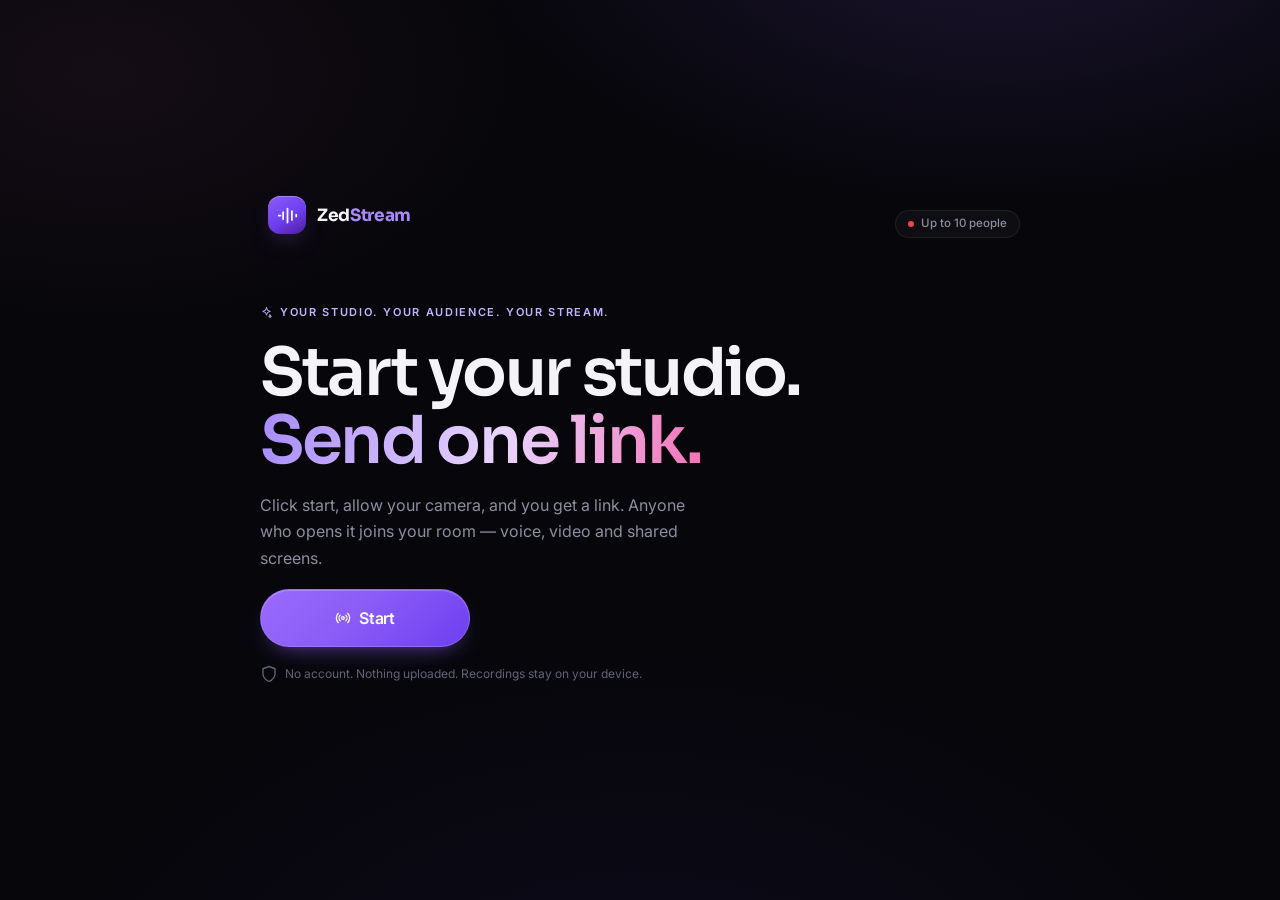
<file: public/zedstream/index.html>
<!DOCTYPE html>
<html lang="en">
<head>
  <meta charset="UTF-8">
  <meta name="viewport" content="width=device-width, initial-scale=1.0">
  <title>ZedStream · Start a studio</title>
  <meta name="description" content="ZedStream — start a studio, allow your camera, send one link and record together.">
  <link rel="preconnect" href="https://fonts.googleapis.com">
  <link rel="preconnect" href="https://fonts.gstatic.com" crossorigin>
  <link href="https://fonts.googleapis.com/css2?family=Inter:wght@400;500;600;700&family=Sora:wght@500;600;700&display=swap" rel="stylesheet">
  <link rel="stylesheet" href="assets/css/zedstream.css">
</head>
<body class="landing-body" data-page="landing">
  <div class="landing">
    <header class="landing-nav">
      <a class="brand" href="index.html">
        <span class="brand-mark"><i data-i="wave"></i></span>
        <span class="brand-text"><span class="brand-name">Zed<span>Stream</span></span></span>
      </a>
      <span class="landing-badge"><span class="live-dot"></span> Up to 10 people</span>
    </header>

    <main class="landing-hero">
      <span class="hero-tag"><i data-i="sparkles"></i> Your Studio. Your Audience. Your Stream.</span>
      <h1>Start your studio.<br><em>Send one link.</em></h1>
      <p class="landing-lede">Click start, allow your camera, and you get a link. Anyone who opens it joins your room — voice, video and shared screens.</p>

      <button class="btn btn-primary btn-xl" type="button" id="startBtn">
        <i data-i="radio"></i> <span id="startLabel">Start</span>
      </button>

      <p class="landing-hint"><i data-i="shield"></i> No account. Nothing uploaded. Recordings stay on your device.</p>

      <section class="link-panel" id="linkPanel" hidden aria-live="polite">
        <div class="link-panel-head">
          <strong>Your studio is ready</strong>
          <span class="link-status" id="linkStatus">Camera ready</span>
        </div>
        <label class="link-label" for="roomLink">Send this link to your guests</label>
        <div class="link-row">
          <input class="input" id="roomLink" readonly>
          <button class="btn btn-soft" type="button" id="copyLinkBtn"><i data-i="copy"></i> Copy</button>
        </div>
        <button class="btn btn-primary btn-block" type="button" id="enterBtn">Enter studio <i data-i="arrowRight"></i></button>
      </section>
    </main>
  </div>

  <script src="assets/js/icons.js"></script>
  <script src="assets/js/app.js"></script>
  <script src="assets/js/landing.js"></script>
</body>
</html>
</file>
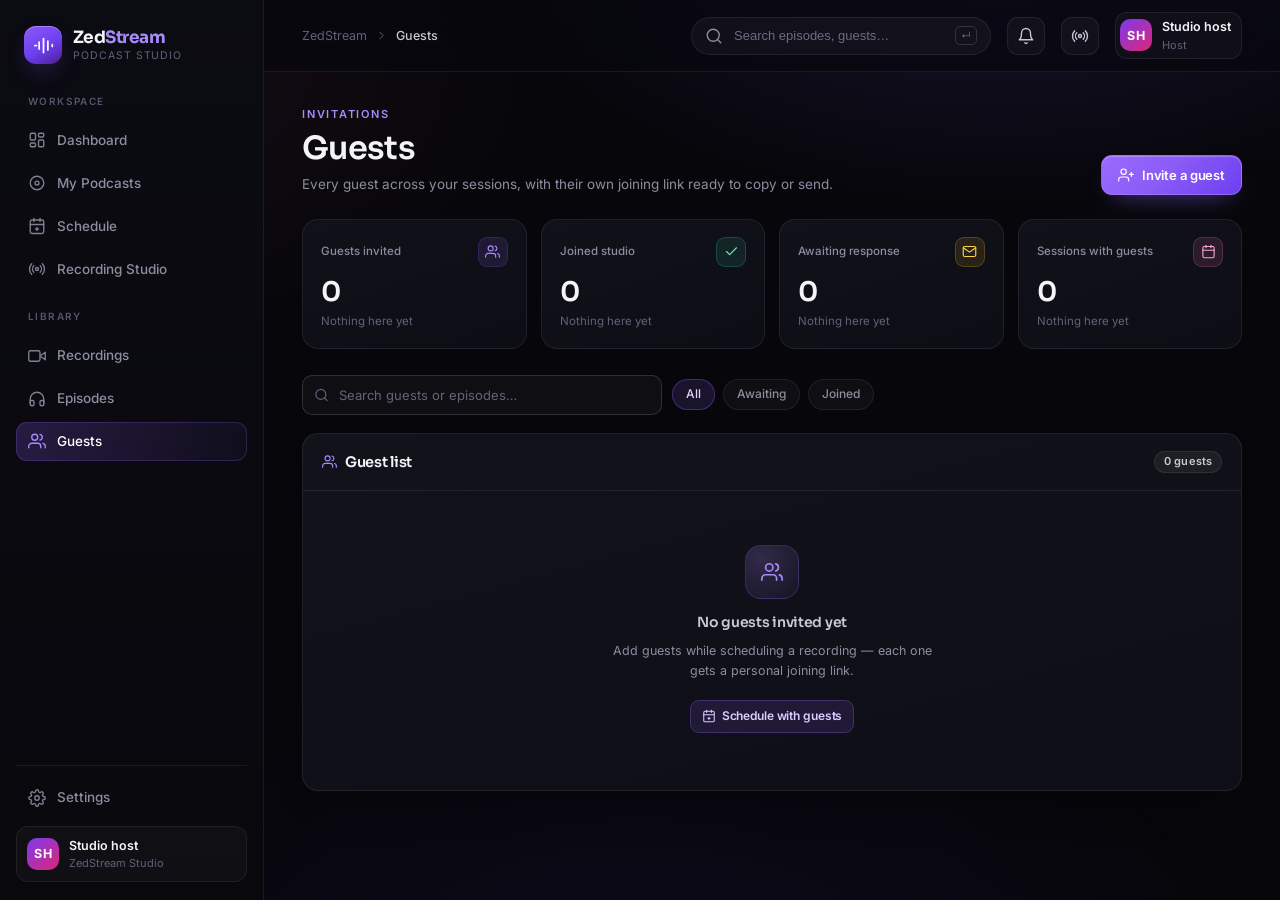
<file: public/zedstream/guests.html>
<!DOCTYPE html>
<html lang="en">
<head>
  <meta charset="UTF-8">
  <meta name="viewport" content="width=device-width, initial-scale=1.0">
  <title>Guests · ZedStream</title>
  <link rel="preconnect" href="https://fonts.googleapis.com">
  <link rel="preconnect" href="https://fonts.gstatic.com" crossorigin>
  <link href="https://fonts.googleapis.com/css2?family=Inter:wght@400;500;600;700&family=Sora:wght@500;600;700&display=swap" rel="stylesheet">
  <link rel="stylesheet" href="assets/css/zedstream.css">
</head>
<body data-page="guests">
  <div class="app">
    <aside class="sidebar" id="sidebar" aria-label="ZedStream navigation"></aside>
    <div class="shell">
      <header class="topbar" id="topbar"></header>

      <main class="page">
        <div class="page-head">
          <div>
            <p class="page-eyebrow">Invitations</p>
            <h1 class="page-title">Guests</h1>
            <p class="page-sub">Every guest across your sessions, with their own joining link ready to copy or send.</p>
          </div>
          <a class="btn btn-primary" href="schedule.html"><i data-i="userPlus"></i> Invite a guest</a>
        </div>

        <div class="stat-grid" id="guestStats"></div>

        <div class="library-toolbar" style="margin-top:26px">
          <div class="search">
            <i data-i="search"></i>
            <input class="input" id="guestSearch" type="search" placeholder="Search guests or episodes…" aria-label="Search guests" autocomplete="off">
          </div>
          <div class="chips" id="guestFilters">
            <button class="chip active" type="button" data-filter="all">All</button>
            <button class="chip" type="button" data-filter="invited">Awaiting</button>
            <button class="chip" type="button" data-filter="accepted">Joined</button>
          </div>
        </div>

        <section class="card">
          <div class="panel-head">
            <h2><i data-i="users"></i> Guest list</h2>
            <span class="badge" id="guestCount">0 guests</span>
          </div>
          <div class="panel-body" id="guestList"></div>
        </section>
      </main>
    </div>
  </div>

  <script src="assets/js/icons.js"></script>
  <script src="assets/js/app.js"></script>
  <script src="assets/js/guests.js"></script>
</body>
</html>
</file>
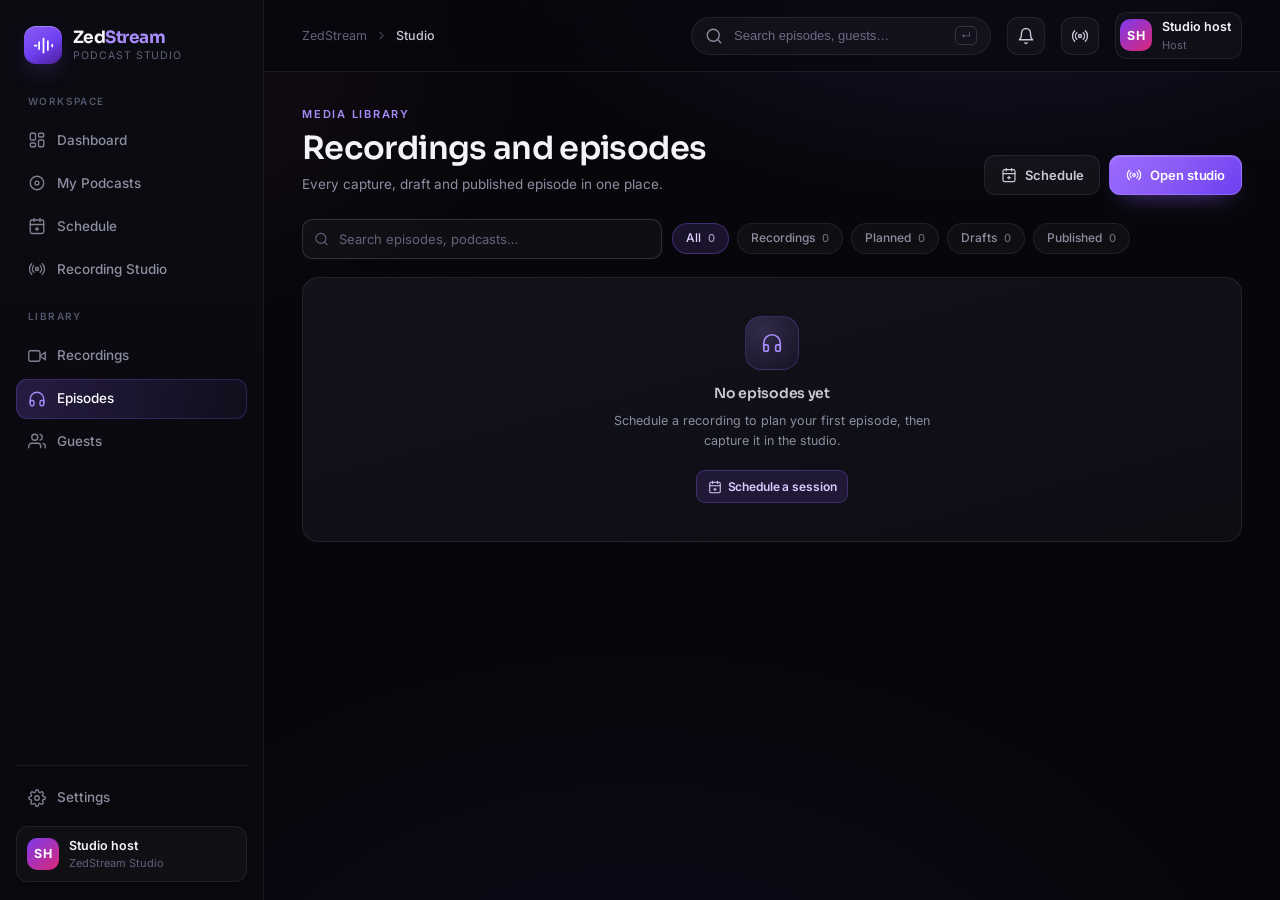
<file: public/zedstream/library.html>
<!DOCTYPE html>
<html lang="en">
<head>
  <meta charset="UTF-8">
  <meta name="viewport" content="width=device-width, initial-scale=1.0">
  <title>Library · ZedStream</title>
  <link rel="preconnect" href="https://fonts.googleapis.com">
  <link rel="preconnect" href="https://fonts.gstatic.com" crossorigin>
  <link href="https://fonts.googleapis.com/css2?family=Inter:wght@400;500;600;700&family=Sora:wght@500;600;700&display=swap" rel="stylesheet">
  <link rel="stylesheet" href="assets/css/zedstream.css">
</head>
<body data-page="library">
  <div class="app">
    <aside class="sidebar" id="sidebar" aria-label="ZedStream navigation"></aside>
    <div class="shell">
      <header class="topbar" id="topbar"></header>

      <main class="page">
        <div class="page-head">
          <div>
            <p class="page-eyebrow" id="libraryEyebrow">Media library</p>
            <h1 class="page-title" id="libraryTitle">Recordings and episodes</h1>
            <p class="page-sub" id="librarySub">Every capture, draft and published episode in one place.</p>
          </div>
          <div style="display:flex;gap:9px;flex-wrap:wrap">
            <a class="btn btn-ghost" href="schedule.html"><i data-i="calendarPlus"></i> Schedule</a>
            <a class="btn btn-primary" href="studio.html"><i data-i="radio"></i> Open studio</a>
          </div>
        </div>

        <div class="library-toolbar">
          <div class="search">
            <i data-i="search"></i>
            <input class="input" id="librarySearch" type="search" placeholder="Search episodes, podcasts…" aria-label="Search library" autocomplete="off">
          </div>
          <div class="chips" id="libraryFilters" role="tablist" aria-label="Library filters">
            <button class="chip active" type="button" data-filter="all">All <span class="count" id="countAll">0</span></button>
            <button class="chip" type="button" data-filter="recordings">Recordings <span class="count" id="countRec">0</span></button>
            <button class="chip" type="button" data-filter="planned">Planned <span class="count" id="countPlanned">0</span></button>
            <button class="chip" type="button" data-filter="drafts">Drafts <span class="count" id="countDraft">0</span></button>
            <button class="chip" type="button" data-filter="published">Published <span class="count" id="countPub">0</span></button>
          </div>
        </div>

        <div class="episode-grid stagger" id="libraryGrid"></div>
      </main>
    </div>
  </div>

  <!-- Player -->
  <div class="overlay" id="playerModal">
    <div class="modal wide" role="dialog" aria-modal="true" aria-labelledby="playerTitle">
      <div class="modal-head">
        <div>
          <h2 id="playerTitle">Episode</h2>
          <p id="playerSub">—</p>
        </div>
        <button class="icon-btn" type="button" data-close="playerModal" aria-label="Close player"><i data-i="x"></i></button>
      </div>
      <div class="modal-body">
        <div class="player-shell">
          <video id="playerVideo" controls playsinline></video>
          <div class="empty hidden" id="playerEmpty" style="padding:26px">
            <span class="empty-orb"><i data-i="video"></i></span>
            <h3>No media file for this episode</h3>
            <p>It was planned from the schedule but has not been recorded yet. Record it in the studio to play it here.</p>
            <a class="btn btn-soft btn-sm" id="playerStudioLink" href="studio.html"><i data-i="radio"></i> Open studio</a>
          </div>
        </div>
        <div class="summary-line"><span><i data-i="disc"></i> Podcast</span><strong id="playerPodcast">—</strong></div>
        <div class="summary-line"><span><i data-i="calendar"></i> Recorded</span><strong id="playerDate">—</strong></div>
        <div class="summary-line"><span><i data-i="clock"></i> Duration</span><strong id="playerDuration">—</strong></div>
        <div class="summary-line"><span><i data-i="shield"></i> Status</span><strong id="playerStatus">—</strong></div>
      </div>
      <div class="modal-foot">
        <button class="btn btn-ghost" type="button" id="playerDownload"><i data-i="download"></i> Download</button>
        <span class="spacer"></span>
        <button class="btn btn-primary" type="button" data-close="playerModal">Close</button>
      </div>
    </div>
  </div>

  <!-- Edit -->
  <div class="overlay" id="editModal">
    <div class="modal" role="dialog" aria-modal="true" aria-labelledby="editTitle">
      <div class="modal-head">
        <div>
          <h2 id="editTitle">Edit episode</h2>
          <p>Update the episode details in your library.</p>
        </div>
        <button class="icon-btn" type="button" data-close="editModal" aria-label="Close"><i data-i="x"></i></button>
      </div>
      <form id="editForm">
        <div class="modal-body">
          <div class="field">
            <label for="editEpisodeTitle">Episode title <span class="req">*</span></label>
            <input class="input" id="editEpisodeTitle" maxlength="100" required>
            <span class="field-error">A title is required.</span>
          </div>
          <div class="field">
            <label for="editEpisodePodcast">Podcast</label>
            <select class="select" id="editEpisodePodcast"></select>
          </div>
          <div class="field">
            <label for="editEpisodeStatus">Publication status</label>
            <select class="select" id="editEpisodeStatus">
              <option value="draft">Draft</option>
              <option value="published">Published</option>
            </select>
          </div>
          <div class="field">
            <label for="editEpisodeSummary">Show notes</label>
            <textarea class="textarea" id="editEpisodeSummary" rows="3" maxlength="400" placeholder="Optional notes about this episode"></textarea>
          </div>
        </div>
        <div class="modal-foot">
          <button class="btn btn-ghost" type="button" data-close="editModal">Cancel</button>
          <button class="btn btn-primary" type="submit"><i data-i="check"></i> Save changes</button>
        </div>
      </form>
    </div>
  </div>

  <script src="assets/js/icons.js"></script>
  <script src="assets/js/app.js"></script>
  <script src="assets/js/library.js"></script>
</body>
</html>
</file>
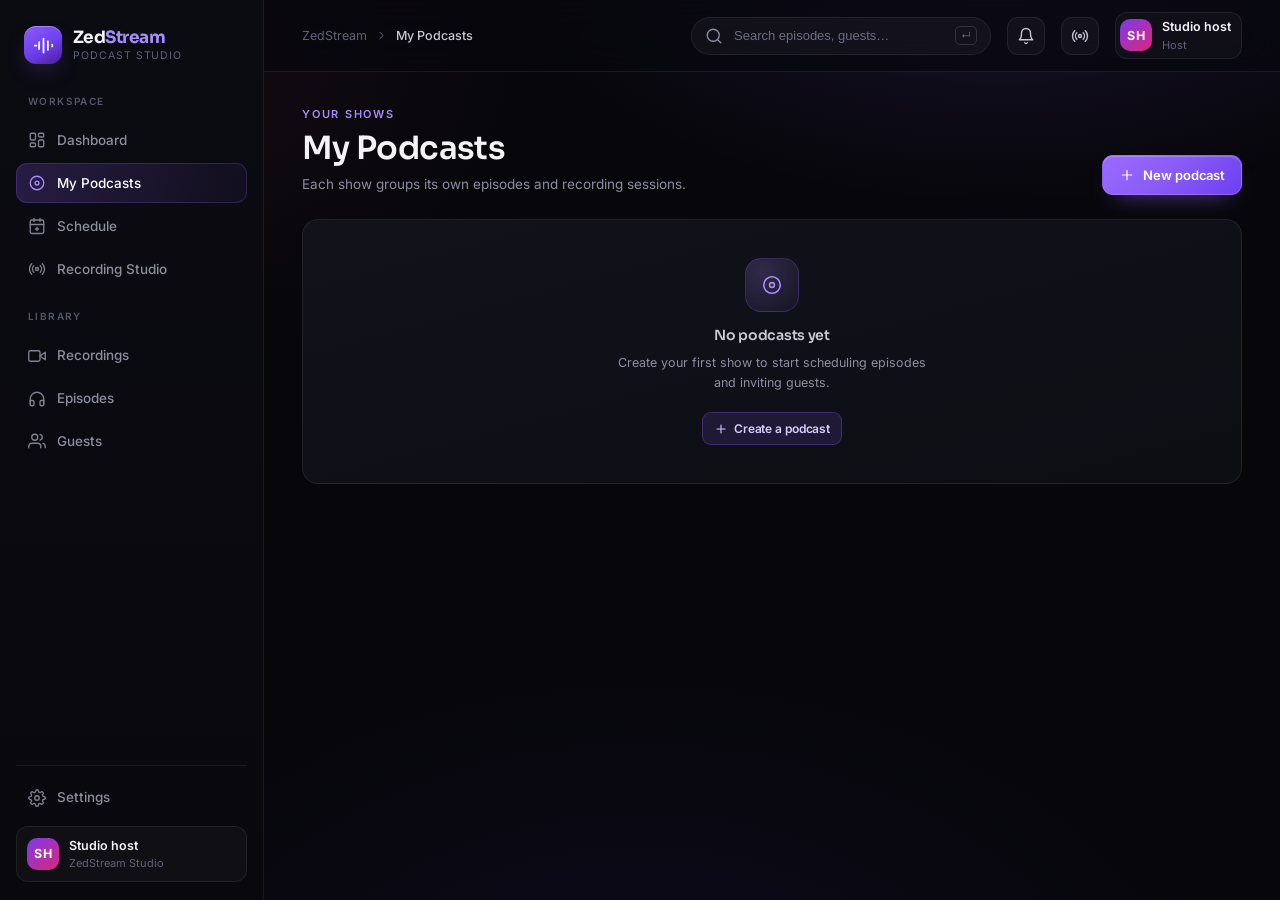
<file: public/zedstream/podcasts.html>
<!DOCTYPE html>
<html lang="en">
<head>
  <meta charset="UTF-8">
  <meta name="viewport" content="width=device-width, initial-scale=1.0">
  <title>My Podcasts · ZedStream</title>
  <link rel="preconnect" href="https://fonts.googleapis.com">
  <link rel="preconnect" href="https://fonts.gstatic.com" crossorigin>
  <link href="https://fonts.googleapis.com/css2?family=Inter:wght@400;500;600;700&family=Sora:wght@500;600;700&display=swap" rel="stylesheet">
  <link rel="stylesheet" href="assets/css/zedstream.css">
</head>
<body data-page="podcasts">
  <div class="app">
    <aside class="sidebar" id="sidebar" aria-label="ZedStream navigation"></aside>
    <div class="shell">
      <header class="topbar" id="topbar"></header>

      <main class="page">
        <div class="page-head">
          <div>
            <p class="page-eyebrow">Your shows</p>
            <h1 class="page-title">My Podcasts</h1>
            <p class="page-sub">Each show groups its own episodes and recording sessions.</p>
          </div>
          <button class="btn btn-primary" type="button" id="newPodcastBtn"><i data-i="plus"></i> New podcast</button>
        </div>

        <div class="episode-grid stagger" id="podcastGrid"></div>
      </main>
    </div>
  </div>

  <div class="overlay" id="podcastModal">
    <div class="modal" role="dialog" aria-modal="true" aria-labelledby="podcastModalTitle">
      <div class="modal-head">
        <div>
          <h2 id="podcastModalTitle">New podcast</h2>
          <p>Set the show up once, then schedule episodes into it.</p>
        </div>
        <button class="icon-btn" type="button" data-close="podcastModal" aria-label="Close"><i data-i="x"></i></button>
      </div>
      <form id="podcastForm">
        <div class="modal-body">
          <div class="field">
            <label for="podcastName">Podcast name <span class="req">*</span></label>
            <input class="input" id="podcastName" maxlength="70" required placeholder="e.g. The Signal Room">
            <span class="field-error">Give your podcast a name.</span>
          </div>
          <div class="field">
            <label for="podcastAbout">Description</label>
            <textarea class="textarea" id="podcastAbout" rows="3" maxlength="240" placeholder="What is this show about?"></textarea>
          </div>
          <div class="field">
            <label for="podcastHost">Host</label>
            <input class="input" id="podcastHost" maxlength="70" placeholder="Your name on air">
          </div>
        </div>
        <div class="modal-foot">
          <button class="btn btn-ghost" type="button" data-close="podcastModal">Cancel</button>
          <button class="btn btn-primary" type="submit" id="podcastSubmit"><i data-i="check"></i> Create podcast</button>
        </div>
      </form>
    </div>
  </div>

  <script src="assets/js/icons.js"></script>
  <script src="assets/js/app.js"></script>
  <script src="assets/js/podcasts.js"></script>
</body>
</html>
</file>
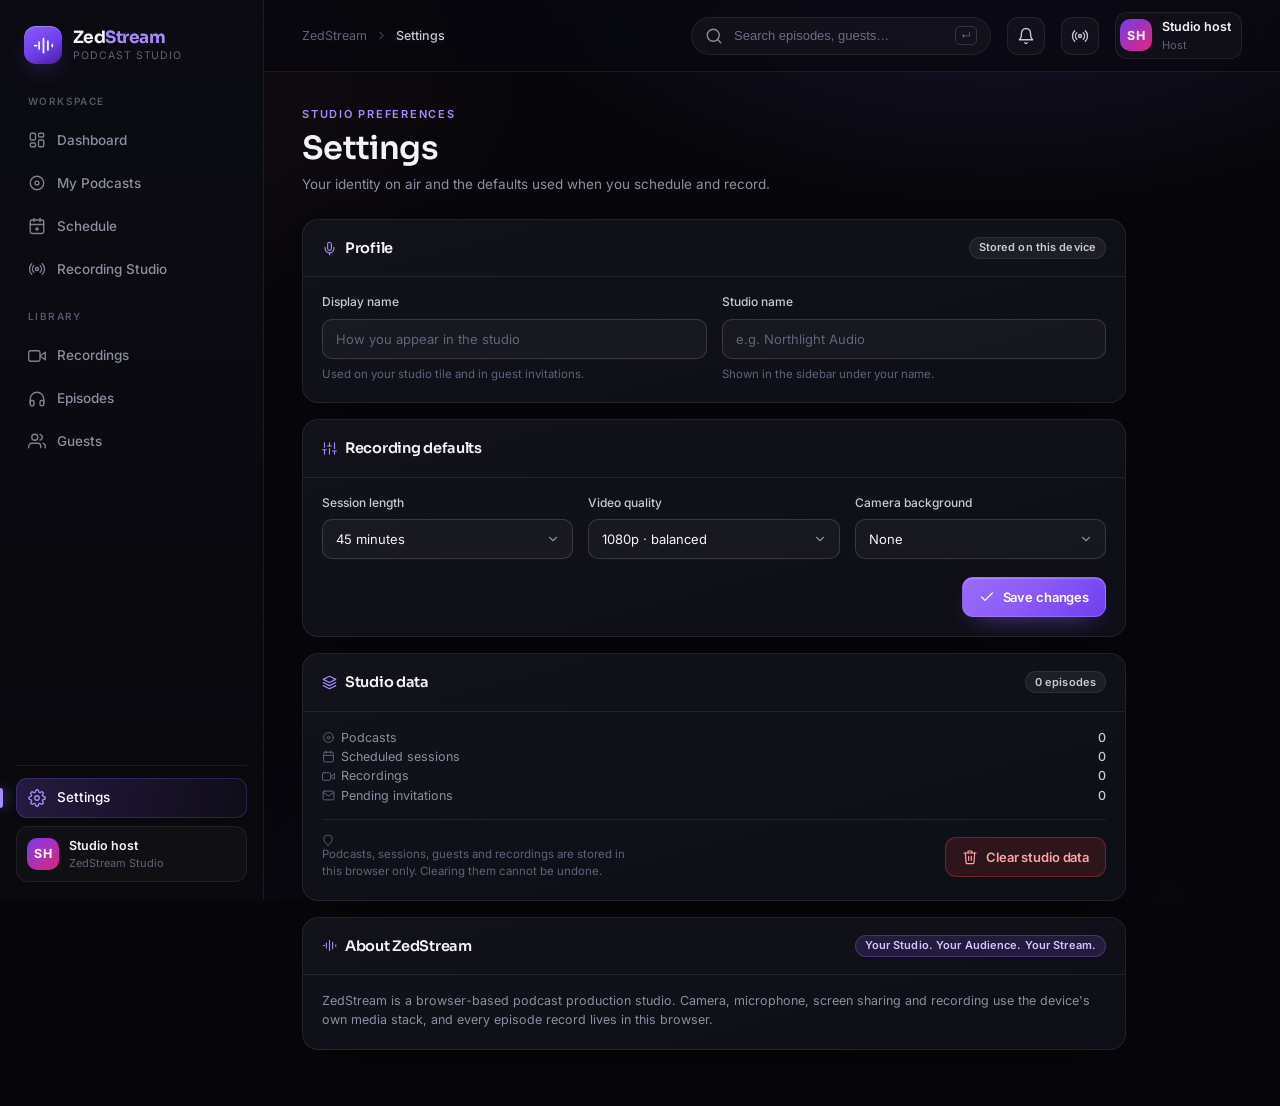
<file: public/zedstream/settings.html>
<!DOCTYPE html>
<html lang="en">
<head>
  <meta charset="UTF-8">
  <meta name="viewport" content="width=device-width, initial-scale=1.0">
  <title>Settings · ZedStream</title>
  <link rel="preconnect" href="https://fonts.googleapis.com">
  <link rel="preconnect" href="https://fonts.gstatic.com" crossorigin>
  <link href="https://fonts.googleapis.com/css2?family=Inter:wght@400;500;600;700&family=Sora:wght@500;600;700&display=swap" rel="stylesheet">
  <link rel="stylesheet" href="assets/css/zedstream.css">
</head>
<body data-page="settings">
  <div class="app">
    <aside class="sidebar" id="sidebar" aria-label="ZedStream navigation"></aside>
    <div class="shell">
      <header class="topbar" id="topbar"></header>

      <main class="page" style="max-width:900px">
        <div class="page-head">
          <div>
            <p class="page-eyebrow">Studio preferences</p>
            <h1 class="page-title">Settings</h1>
            <p class="page-sub">Your identity on air and the defaults used when you schedule and record.</p>
          </div>
        </div>

        <form id="settingsForm">
          <section class="card">
            <div class="panel-head">
              <h2><i data-i="mic"></i> Profile</h2>
              <span class="badge">Stored on this device</span>
            </div>
            <div class="panel-body">
              <div class="form-grid two">
                <div class="field">
                  <label for="setDisplayName">Display name</label>
                  <input class="input" id="setDisplayName" maxlength="60" placeholder="How you appear in the studio">
                  <p class="hint">Used on your studio tile and in guest invitations.</p>
                </div>
                <div class="field">
                  <label for="setStudioName">Studio name</label>
                  <input class="input" id="setStudioName" maxlength="60" placeholder="e.g. Northlight Audio">
                  <p class="hint">Shown in the sidebar under your name.</p>
                </div>
              </div>
            </div>
          </section>

          <section class="card" style="margin-top:16px">
            <div class="panel-head">
              <h2><i data-i="sliders"></i> Recording defaults</h2>
            </div>
            <div class="panel-body">
              <div class="form-grid three">
                <div class="field">
                  <label for="setDuration">Session length</label>
                  <select class="select" id="setDuration">
                    <option value="15">15 minutes</option>
                    <option value="30">30 minutes</option>
                    <option value="45">45 minutes</option>
                    <option value="60">1 hour</option>
                    <option value="90">1 hr 30 min</option>
                    <option value="120">2 hours</option>
                  </select>
                </div>
                <div class="field">
                  <label for="setQuality">Video quality</label>
                  <select class="select" id="setQuality">
                    <option value="720">720p · lighter</option>
                    <option value="1080">1080p · balanced</option>
                  </select>
                </div>
                <div class="field">
                  <label for="setBackground">Camera background</label>
                  <select class="select" id="setBackground">
                    <option value="none">None</option>
                    <option value="blur">Blur</option>
                    <option value="gradient-violet">Soft violet</option>
                  </select>
                </div>
              </div>
              <div style="display:flex;justify-content:flex-end;margin-top:18px">
                <button class="btn btn-primary" type="submit"><i data-i="check"></i> Save changes</button>
              </div>
            </div>
          </section>
        </form>

        <section class="card" style="margin-top:16px">
          <div class="panel-head">
            <h2><i data-i="layers"></i> Studio data</h2>
            <span class="badge" id="dataBadge">0 episodes</span>
          </div>
          <div class="panel-body">
            <div class="summary-line"><span><i data-i="disc"></i> Podcasts</span><strong id="dataPodcasts">0</strong></div>
            <div class="summary-line"><span><i data-i="calendar"></i> Scheduled sessions</span><strong id="dataSessions">0</strong></div>
            <div class="summary-line"><span><i data-i="video"></i> Recordings</span><strong id="dataRecordings">0</strong></div>
            <div class="summary-line"><span><i data-i="mail"></i> Pending invitations</span><strong id="dataInvites">0</strong></div>
            <div class="summary-divider" style="height:1px;background:var(--border);margin:14px 0"></div>
            <div style="display:flex;align-items:center;justify-content:space-between;gap:14px;flex-wrap:wrap">
              <p class="hint" style="max-width:46ch"><i data-i="shield"></i> Podcasts, sessions, guests and recordings are stored in this browser only. Clearing them cannot be undone.</p>
              <button class="btn btn-danger" type="button" id="resetDataBtn"><i data-i="trash"></i> Clear studio data</button>
            </div>
          </div>
        </section>

        <section class="card" style="margin-top:16px">
          <div class="panel-head">
            <h2><i data-i="wave"></i> About ZedStream</h2>
            <span class="badge badge-violet">Your Studio. Your Audience. Your Stream.</span>
          </div>
          <div class="panel-body">
            <p class="small muted">ZedStream is a browser-based podcast production studio. Camera, microphone, screen sharing and recording use the device's own media stack, and every episode record lives in this browser.</p>
          </div>
        </section>
      </main>
    </div>
  </div>

  <script src="assets/js/icons.js"></script>
  <script src="assets/js/app.js"></script>
  <script src="assets/js/settings.js"></script>
</body>
</html>
</file>
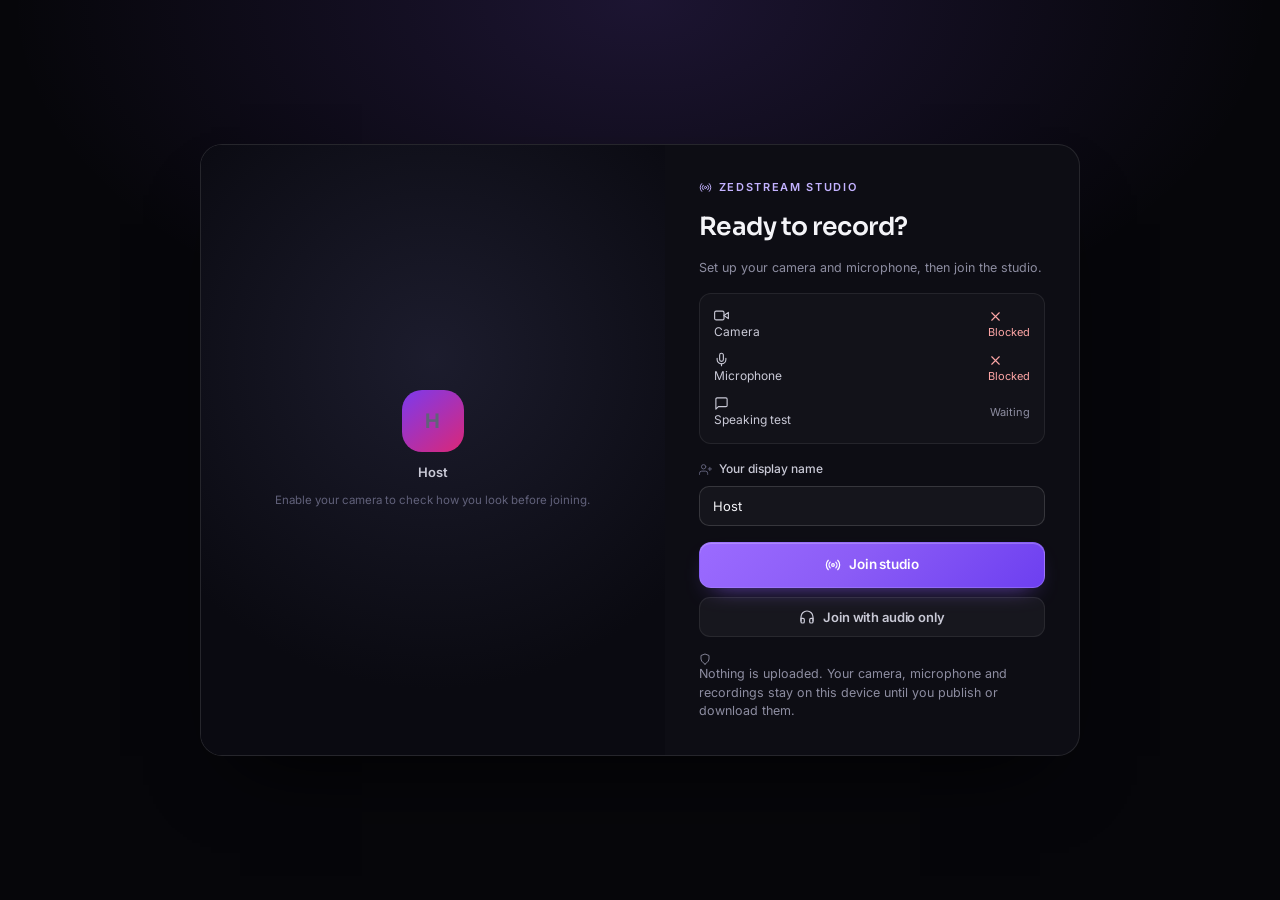
<file: public/zedstream/studio.html>
<!DOCTYPE html>
<html lang="en">
<head>
  <meta charset="UTF-8">
  <meta name="viewport" content="width=device-width, initial-scale=1.0">
  <title>Recording Studio · ZedStream</title>
  <link rel="preconnect" href="https://fonts.googleapis.com">
  <link rel="preconnect" href="https://fonts.gstatic.com" crossorigin>
  <link href="https://fonts.googleapis.com/css2?family=Inter:wght@400;500;600;700&family=Sora:wght@500;600;700&display=swap" rel="stylesheet">
  <link rel="stylesheet" href="assets/css/zedstream.css">
</head>
<body class="studio-body" data-page="studio">
  <div class="studio">
    <header class="studio-top">
      <a class="icon-btn" href="index.html" title="Leave studio" aria-label="Back to dashboard"><i data-i="arrowLeft"></i></a>
      <div class="studio-brand">
        <span class="brand-mark"><i data-i="wave"></i></span>
      </div>
      <div class="studio-title">
        <h1 id="studioTitle">Recording studio</h1>
        <p><span class="live-dot" style="background:var(--violet-bright);box-shadow:none;animation:none"></span>
          <span id="studioSub">Your studio room</span></p>
      </div>

      <span class="rec-chip idle" id="recChip" aria-live="polite">
        <span class="live-dot"></span><span id="recTime">Not recording</span>
      </span>
      <span class="badge hidden" id="participantsChip"><i data-i="users"></i> <span id="participantsCount">1</span></span>

      <div class="studio-top-right">
        <button class="icon-btn" type="button" id="peopleToggle" title="People panel" aria-label="People panel"><i data-i="users"></i></button>
        <button class="icon-btn" type="button" id="inviteTopBtn" title="Invite guests" aria-label="Invite guests"><i data-i="userPlus"></i></button>
        <button class="btn btn-sm btn-primary" type="button" id="inviteCta"><i data-i="link"></i> Invite</button>
      </div>
    </header>

    <div class="studio-main">
      <section class="stage">
        <div class="share-stage hidden" id="shareStage">
          <div class="share-head">
            <div class="share-source">
              <span class="share-kind" id="shareKind">Screen</span>
              <div>
                <strong id="shareTitle">Your screen</strong>
                <small id="shareSub">Live from this device</small>
              </div>
            </div>
            <div class="share-head-actions">
              <button class="btn btn-sm btn-ghost btn-icon-only hidden" type="button" id="sharePrev" aria-label="Previous item"><i data-i="chevronLeft"></i></button>
              <button class="btn btn-sm btn-ghost btn-icon-only hidden" type="button" id="shareNext" aria-label="Next item"><i data-i="chevronRight"></i></button>
              <button class="btn btn-sm btn-soft" type="button" id="sharePlayBtn"><i data-i="pause"></i> <span>Pause</span></button>
              <div class="volume-control">
                <button class="share-mute" type="button" id="shareMute" aria-label="Mute shared audio"><i data-i="volume"></i></button>
                <input type="range" id="shareVolume" min="0" max="100" value="85" aria-label="Shared audio volume">
              </div>
              <button class="btn btn-sm btn-danger" type="button" id="closeShareBtn"><i data-i="x"></i> Close</button>
            </div>
          </div>

          <div class="share-body">
            <div class="share-canvas">
              <video id="shareVideo" playsinline></video>
              <audio id="shareAudio" class="hidden"></audio>

              <div class="share-audio-visual hidden" id="shareAudioVisual">
                <div class="album-art" id="shareAlbumArt"><i data-i="music"></i></div>
                <div>
                  <strong class="share-track" id="shareTrack">Track</strong>
                  <p class="tiny muted" style="margin-top:4px">Shared from this device</p>
                </div>
                <div class="share-wave" aria-hidden="true">
                  <i style="height:40%"></i><i style="height:72%"></i><i style="height:52%"></i><i style="height:92%"></i>
                  <i style="height:60%"></i><i style="height:100%"></i><i style="height:44%"></i><i style="height:78%"></i>
                  <i style="height:54%"></i><i style="height:88%"></i><i style="height:36%"></i><i style="height:66%"></i>
                  <i style="height:48%"></i><i style="height:80%"></i>
                </div>
                <div class="share-progress" id="shareProgressWrap">
                  <input type="range" id="shareSeek" min="0" max="100" value="0" aria-label="Seek within the shared file">
                  <span id="shareTime">0:00 / 0:00</span>
                </div>
              </div>

              <img id="shareImage" class="hidden" alt="Shared document preview">
              <iframe id="shareDoc" class="hidden" title="Shared document"></iframe>
              <pre id="shareText" class="hidden"></pre>

              <div class="share-discuss hidden" id="shareDiscuss">
                <span class="badge badge-violet"><i data-i="message"></i> Paused for discussion</span>
                <h3>Take the moment.</h3>
                <p>Talk it through, then pick up exactly where you left off.</p>
                <button class="btn btn-primary" type="button" id="resumeShareBtn"><i data-i="play"></i> Resume</button>
              </div>
            </div>

            <aside class="share-queue hidden" id="shareQueue">
              <h3><i data-i="layers" data-cls="sm"></i> In this share</h3>
              <div id="shareQueueList"></div>
            </aside>
          </div>
        </div>

        <div class="video-grid" id="videoGrid"></div>

        <div class="studio-note hidden" id="studioNote"></div>
      </section>

      <aside class="people-panel" id="peoplePanel" aria-label="People and studio settings">
        <div class="people-head">
          <h2>People <span class="badge" id="panelGuests">1</span></h2>
          <button class="icon-btn" type="button" id="peopleClose" aria-label="Close panel" style="width:30px;height:30px"><i data-i="x"></i></button>
        </div>
        <div class="people-body">
          <div id="peopleList"></div>
        </div>
        <div class="people-foot">
          <button class="btn btn-soft btn-block" type="button" id="panelInviteBtn"><i data-i="link"></i> Copy invite link</button>
        </div>
      </aside>
    </div>

    <div class="studio-bar-wrap">
      <div class="studio-bar" role="toolbar" aria-label="Studio controls">
        <button class="ctl" type="button" id="micBtn" title="Mute microphone">
          <span class="ctl-icon"><i data-i="mic"></i></span><span id="micLabel">Mic</span>
        </button>
        <button class="ctl" type="button" id="camBtn" title="Turn camera off">
          <span class="ctl-icon"><i data-i="video"></i></span><span id="camLabel">Cam</span>
        </button>
        <button class="ctl" type="button" id="shareBtn" title="Share a screen, song, movie or document">
          <span class="ctl-icon"><i data-i="monitor"></i></span><span>Share</span>
        </button>
        <div class="bar-sep"></div>
        <button class="ctl" type="button" id="inviteBtn" title="Invite guests">
          <span class="ctl-icon"><i data-i="userPlus"></i></span><span>Invite</span>
        </button>
        <button class="ctl rec" type="button" id="recordBtn" title="Start recording">
          <span class="ctl-icon"><i data-i="circle"></i></span><span id="recordLabel">Record</span>
        </button>
        <button class="ctl" type="button" id="settingsBtn" title="Studio settings">
          <span class="ctl-icon"><i data-i="settings"></i></span><span>Settings</span>
        </button>
        <div class="bar-sep"></div>
        <button class="ctl leave" type="button" id="leaveBtn" title="Leave studio">
          <span class="ctl-icon"><i data-i="phoneOff"></i></span><span>Leave</span>
        </button>
      </div>
    </div>
  </div>

  <!-- Pre-join lobby -->
  <div class="lobby" id="lobby">
    <div class="lobby-card">
      <div class="lobby-preview">
        <video id="previewVideo" autoplay playsinline muted></video>
        <div class="tile-empty" id="previewEmpty">
          <span class="avatar" id="previewInitials">ZS</span>
          <strong id="previewName">Your camera</strong>
          <span id="previewHint">Enable your camera to check how you look before joining.</span>
        </div>
      </div>
      <div class="lobby-side">
        <span class="hero-tag" style="margin:0"><i data-i="radio"></i> ZedStream studio</span>
        <h1 id="lobbyTitle">Ready to record?</h1>
        <p id="lobbySub">Check your camera and microphone, then join the studio.</p>

        <div class="lobby-checks">
          <div class="lobby-check"><span><i data-i="video" data-cls="sm"></i> Camera</span>
            <span class="status" id="camStatus"><span class="status-off">Not started</span></span>
          </div>
          <div class="lobby-check"><span><i data-i="mic" data-cls="sm"></i> Microphone</span>
            <span class="status" id="micStatus"><span class="status-off">Not started</span></span>
          </div>
          <div class="lobby-check"><span><i data-i="message" data-cls="sm"></i> Speaking test</span>
            <span class="status small muted" id="levelStatus">Waiting</span>
          </div>
        </div>

        <div class="field">
          <label for="lobbyName"><i data-i="userPlus"></i> Your display name</label>
          <input class="input" id="lobbyName" maxlength="60" placeholder="How should we call you?">
        </div>

        <div style="display:flex;flex-direction:column;gap:9px">
          <button class="btn btn-primary btn-lg btn-block" type="button" id="joinStudioBtn">
            <i data-i="radio"></i> Join studio
          </button>
          <button class="btn btn-ghost btn-block" type="button" id="joinAudioBtn">
            <i data-i="headphones"></i> Join with audio only
          </button>
        </div>
        <p class="hint"><i data-i="shield"></i> Nothing is uploaded. Your camera, microphone and recordings stay on this device until you publish or download them.</p>
      </div>
    </div>
  </div>

  <!-- Share picker -->
  <div class="overlay" id="shareModal">
    <div class="modal wide" role="dialog" aria-modal="true" aria-labelledby="shareModalTitle">
      <div class="modal-head">
        <div>
          <h2 id="shareModalTitle">Share with the studio</h2>
          <p>Bring a screen, song, movie or document into the stage — pause to discuss, close when you're done.</p>
        </div>
        <button class="icon-btn" type="button" data-close="shareModal" aria-label="Close"><i data-i="x"></i></button>
      </div>
      <div class="modal-body">
        <div class="share-picker">
          <button class="share-option" type="button" data-share-kind="screen">
            <span class="share-option-icon"><i data-i="monitorPlay"></i></span>
            <strong>Screen or window</strong>
            <span>Share a whole screen, an app window or one browser tab, with system audio so the sound comes through.</span>
          </button>
          <button class="share-option" type="button" data-share-kind="audio">
            <span class="share-option-icon"><i data-i="music"></i></span>
            <strong>Song or album</strong>
            <span>Choose one track or a whole album. Play, pause, set the volume and skip through the queue.</span>
          </button>
          <button class="share-option" type="button" data-share-kind="video">
            <span class="share-option-icon"><i data-i="film"></i></span>
            <strong>Movie or clip</strong>
            <span>Open a video from this machine in the stage, with full transport controls while the episode runs.</span>
          </button>
          <button class="share-option" type="button" data-share-kind="doc">
            <span class="share-option-icon"><i data-i="fileText"></i></span>
            <strong>Document</strong>
            <span>Bring up a PDF, image, note or transcript to read through together.</span>
          </button>
        </div>
        <p class="hint"><i data-i="shield"></i> Files open straight from your disk and are never uploaded to a server. Everyone in the studio receives the screen, sound or document over a direct peer connection.</p>
      </div>
      <div class="modal-foot">
        <button class="btn btn-ghost" type="button" data-close="shareModal">Cancel</button>
      </div>
    </div>
  </div>
  <input type="file" id="audioInput" accept="audio/*" multiple class="hidden">
  <input type="file" id="videoInput" accept="video/*" multiple class="hidden">
  <input type="file" id="docInput" accept="image/*,application/pdf,text/plain,.txt,.md,.csv,.json" multiple class="hidden">

  <!-- Settings -->
  <div class="overlay" id="studioSettings">
    <div class="modal" role="dialog" aria-modal="true" aria-labelledby="studioSettingsTitle">
      <div class="modal-head">
        <div>
          <h2 id="studioSettingsTitle">Studio settings</h2>
          <p>Applies to this studio room.</p>
        </div>
        <button class="icon-btn" type="button" data-close="studioSettings" aria-label="Close"><i data-i="x"></i></button>
      </div>
      <div class="modal-body">
        <div class="field">
          <label for="settingBackground"><i data-i="image"></i> Camera background</label>
          <select class="select" id="settingBackground">
            <option value="none">None</option>
            <option value="blur">Blur</option>
            <option value="soft">Soft violet wash</option>
          </select>
        </div>
        <div class="field">
          <label for="settingQuality"><i data-i="video"></i> Recording quality</label>
          <select class="select" id="settingQuality">
            <option value="720">720p · lighter file</option>
            <option value="1080">1080p · balanced</option>
          </select>
        </div>
        <div class="field">
          <label for="settingEpisode"><i data-i="file"></i> Episode name for the recording</label>
          <input class="input" id="settingEpisode" maxlength="100" placeholder="Untitled episode">
        </div>
        <div class="switch-row"><span>Mirror my camera</span>
          <label class="switch"><input type="checkbox" id="settingMirror" checked><span></span></label>
        </div>
        <div class="switch-row"><span>Noise suppression</span>
          <label class="switch"><input type="checkbox" id="settingNoise" checked><span></span></label>
        </div>
      </div>
      <div class="modal-foot">
        <button class="btn btn-primary" type="button" data-close="studioSettings">Done</button>
      </div>
    </div>
  </div>

  <!-- Save recording -->
  <div class="overlay" id="saveRecording">
    <div class="modal" role="dialog" aria-modal="true" aria-labelledby="saveRecordingTitle">
      <div class="modal-head">
        <div>
          <h2 id="saveRecordingTitle">Recording ready</h2>
          <p id="saveRecordingSub">Already saved to your device. Add it to your library too.</p>
        </div>
      </div>
      <div class="modal-body">
        <div style="display:flex;gap:12px;align-items:center">
          <span class="empty-orb" style="width:44px;height:44px;border-radius:13px;margin:0"><i data-i="video"></i></span>
          <div><strong id="recDuration" style="font-size:15px">0:00</strong>
            <p class="tiny muted" id="recSize">—</p></div>
          <button class="btn btn-sm btn-ghost" type="button" id="downloadRecordingBtn" style="margin-left:auto"><i data-i="download"></i> Save a copy</button>
        </div>
        <div class="field">
          <label for="recTitle">Episode title <span class="req">*</span></label>
          <input class="input" id="recTitle" maxlength="100">
        </div>
        <div class="field">
          <label for="recPodcast">Podcast</label>
          <select class="select" id="recPodcast"></select>
        </div>
        <label class="check-row"><input type="checkbox" id="recPublish"><span>Mark as published after saving</span></label>
      </div>
      <div class="modal-foot">
        <button class="btn btn-ghost" type="button" id="discardRecordingBtn">Discard</button>
        <span class="spacer"></span>
        <button class="btn btn-primary" type="button" id="saveRecordingBtn"><i data-i="check"></i> Save to library</button>
      </div>
    </div>
  </div>

  <script src="assets/js/icons.js"></script>
  <script src="assets/js/app.js"></script>
  <script src="assets/js/studio-net.js"></script>
  <script src="assets/js/studio.js"></script>
</body>
</html>
</file>
<file: public/zedstream/assets/css/zedstream.css>
/* ============================================================
   ZedStream — design system
   Your Studio. Your Audience. Your Stream.
   ============================================================ */

/* ---------- tokens ---------- */
:root {
  --bg: #07070b;
  --bg-elev: #0b0b12;
  --surface: #101017;
  --surface-2: #15151f;
  --surface-3: #1b1b27;
  --border: rgba(255, 255, 255, 0.075);
  --border-strong: rgba(255, 255, 255, 0.14);

  --text: #f4f4f8;
  --text-soft: #c9c9d6;
  --muted: #8d8da1;
  --faint: #61617a;

  --violet: #8b5cf6;
  --violet-bright: #a78bfa;
  --violet-deep: #6d3ff0;
  --violet-soft: rgba(139, 92, 246, 0.14);
  --violet-line: rgba(139, 92, 246, 0.36);
  --pink: #f472b6;
  --green: #34d399;
  --amber: #fbbf24;
  --red: #f87171;
  --red-deep: #ef4444;

  --radius-lg: 20px;
  --radius: 16px;
  --radius-sm: 11px;
  --radius-pill: 999px;

  --shadow-sm: 0 1px 2px rgba(0, 0, 0, 0.4);
  --shadow: 0 18px 40px -24px rgba(0, 0, 0, 0.85);
  --shadow-lg: 0 40px 80px -40px rgba(0, 0, 0, 0.95);
  --glow: 0 14px 34px -14px rgba(139, 92, 246, 0.65);

  --sidebar-w: 264px;
  --topbar-h: 72px;
  --ease: cubic-bezier(0.22, 1, 0.36, 1);

  --font-body: "Inter", "Segoe UI", system-ui, -apple-system, sans-serif;
  --font-display: "Sora", "Inter", "Segoe UI", system-ui, sans-serif;
}

* { box-sizing: border-box; }

html, body { height: 100%; }

body {
  margin: 0;
  background: var(--bg);
  color: var(--text);
  font-family: var(--font-body);
  font-size: 14.5px;
  line-height: 1.55;
  -webkit-font-smoothing: antialiased;
  overflow-x: hidden;
}

body::before {
  content: "";
  position: fixed;
  inset: 0;
  pointer-events: none;
  z-index: 0;
  background:
    radial-gradient(900px 500px at 78% -10%, rgba(139, 92, 246, 0.16), transparent 60%),
    radial-gradient(700px 420px at 8% 8%, rgba(244, 114, 182, 0.06), transparent 65%),
    radial-gradient(1000px 700px at 50% 120%, rgba(109, 63, 240, 0.08), transparent 65%);
}

::selection { background: rgba(139, 92, 246, 0.4); color: #fff; }

a { color: inherit; text-decoration: none; }
button { font: inherit; color: inherit; }
img, svg, video { display: block; max-width: 100%; }
h1, h2, h3, h4 { margin: 0; font-family: var(--font-display); font-weight: 600; letter-spacing: -0.02em; }
p { margin: 0; }
ul { margin: 0; padding: 0; list-style: none; }
hr { border: 0; border-top: 1px solid var(--border); margin: 18px 0; }

.icon { width: 18px; height: 18px; flex: none; stroke: currentColor; fill: none; stroke-width: 1.8; stroke-linecap: round; stroke-linejoin: round; }
.icon.sm { width: 15px; height: 15px; }
.icon.lg { width: 22px; height: 22px; }

/* ---------- scrollbars ---------- */
* { scrollbar-width: thin; scrollbar-color: #2a2a3a transparent; }
::-webkit-scrollbar { width: 9px; height: 9px; }
::-webkit-scrollbar-track { background: transparent; }
::-webkit-scrollbar-thumb { background: #24242f; border-radius: 8px; border: 2px solid transparent; background-clip: padding-box; }
::-webkit-scrollbar-thumb:hover { background: #34344a; background-clip: padding-box; }

/* ============================================================
   shell
   ============================================================ */
.app { position: relative; z-index: 1; min-height: 100vh; }

.sidebar {
  position: fixed;
  inset: 0 auto 0 0;
  width: var(--sidebar-w);
  display: flex;
  flex-direction: column;
  gap: 8px;
  padding: 22px 16px 18px;
  background: linear-gradient(180deg, #0b0b12 0%, #08080d 100%);
  border-right: 1px solid var(--border);
  z-index: 60;
  transition: transform 0.35s var(--ease);
}

.brand { display: flex; align-items: center; gap: 11px; padding: 4px 8px 22px; }
.brand-mark {
  width: 38px; height: 38px; border-radius: 12px;
  display: grid; place-items: center;
  background: linear-gradient(150deg, var(--violet) 0%, var(--violet-deep) 55%, #4c1d95 100%);
  box-shadow: 0 10px 26px -12px rgba(139, 92, 246, 0.9), inset 0 1px 0 rgba(255, 255, 255, 0.28);
  color: #fff;
}
.brand-mark .icon { width: 21px; height: 21px; stroke-width: 2; }
.brand-text { display: flex; flex-direction: column; line-height: 1.15; }
.brand-name { font-family: var(--font-display); font-weight: 700; font-size: 17px; letter-spacing: -0.03em; }
.brand-name span { color: var(--violet-bright); }
.brand-sub { font-size: 10.5px; color: var(--faint); letter-spacing: 0.09em; text-transform: uppercase; margin-top: 3px; }

.nav-scroll { flex: 1; overflow-y: auto; display: flex; flex-direction: column; gap: 20px; padding-bottom: 8px; }
.nav-group-label { font-size: 10px; text-transform: uppercase; letter-spacing: 0.14em; color: #55556b; padding: 0 12px 8px; font-weight: 600; }
.nav { display: flex; flex-direction: column; gap: 3px; }

.nav-item {
  position: relative;
  display: flex; align-items: center; gap: 11px;
  padding: 9.5px 12px;
  border-radius: 11px;
  color: var(--muted);
  font-size: 13.5px;
  font-weight: 500;
  transition: background 0.18s ease, color 0.18s ease, transform 0.18s var(--ease);
}
.nav-item .icon { width: 18px; height: 18px; opacity: 0.9; }
.nav-item:hover { background: rgba(255, 255, 255, 0.045); color: var(--text-soft); }
.nav-item.active {
  color: #fff;
  background: linear-gradient(100deg, rgba(139, 92, 246, 0.22), rgba(139, 92, 246, 0.05));
  box-shadow: inset 0 0 0 1px rgba(139, 92, 246, 0.24);
}
.nav-item.active::before {
  content: ""; position: absolute; left: -16px; top: 50%; transform: translateY(-50%);
  width: 3px; height: 20px; border-radius: 0 3px 3px 0;
  background: var(--violet-bright);
  box-shadow: 0 0 14px rgba(167, 139, 250, 0.9);
}
.nav-item.active .icon { color: var(--violet-bright); opacity: 1; }
.nav-count {
  margin-left: auto; font-size: 10.5px; font-weight: 600;
  background: rgba(255, 255, 255, 0.07); color: var(--text-soft);
  border-radius: var(--radius-pill); padding: 1px 7px; min-width: 20px; text-align: center;
}
.nav-item.active .nav-count { background: rgba(167, 139, 250, 0.22); color: #ddd2ff; }

.sidebar-foot { border-top: 1px solid var(--border); padding-top: 12px; display: flex; flex-direction: column; gap: 8px; }

.sidebar-user {
  display: flex; align-items: center; gap: 10px;
  padding: 9px 10px; border-radius: 12px;
  background: rgba(255, 255, 255, 0.03);
  border: 1px solid var(--border);
}
.avatar {
  width: 32px; height: 32px; border-radius: 10px; flex: none;
  display: grid; place-items: center;
  background: linear-gradient(140deg, #7c3aed, #db2777);
  font-size: 12.5px; font-weight: 700; color: #fff; letter-spacing: 0.02em;
}
.sidebar-user-meta { min-width: 0; }
.sidebar-user-meta strong { display: block; font-size: 12.5px; font-weight: 600; white-space: nowrap; overflow: hidden; text-overflow: ellipsis; }
.sidebar-user-meta small { display: block; color: var(--faint); font-size: 11px; white-space: nowrap; overflow: hidden; text-overflow: ellipsis; }

/* topbar */
.shell { margin-left: var(--sidebar-w); min-height: 100vh; display: flex; flex-direction: column; }

.topbar {
  position: sticky; top: 0; z-index: 40;
  height: var(--topbar-h);
  display: flex; align-items: center; gap: 16px;
  padding: 0 clamp(18px, 3vw, 38px);
  background: rgba(8, 8, 13, 0.72);
  backdrop-filter: blur(18px) saturate(140%);
  border-bottom: 1px solid var(--border);
}
.crumbs { display: flex; align-items: center; gap: 8px; font-size: 12.5px; color: var(--faint); }
.crumbs strong { color: var(--text-soft); font-weight: 500; }
.crumbs .icon { width: 13px; height: 13px; }

.topbar-search {
  margin-left: auto;
  display: flex; align-items: center; gap: 9px;
  height: 38px; padding: 0 13px;
  width: min(300px, 34vw);
  border-radius: var(--radius-pill);
  background: rgba(255, 255, 255, 0.04);
  border: 1px solid var(--border);
  color: var(--muted);
  transition: border-color 0.2s, background 0.2s, box-shadow 0.2s;
}
.topbar-search:focus-within { border-color: var(--violet-line); background: rgba(139, 92, 246, 0.07); box-shadow: 0 0 0 3px rgba(139, 92, 246, 0.1); }
.topbar-search input { flex: 1; min-width: 0; background: none; border: 0; outline: none; color: var(--text); font-size: 13px; }
.topbar-search input::placeholder { color: #6c6c85; }
.topbar-search kbd {
  font-family: var(--font-body); font-size: 10px; color: var(--faint);
  border: 1px solid var(--border-strong); border-radius: 5px; padding: 1px 5px;
}

.icon-btn {
  position: relative;
  width: 38px; height: 38px; flex: none;
  display: grid; place-items: center;
  border-radius: 11px;
  background: rgba(255, 255, 255, 0.035);
  border: 1px solid var(--border);
  color: var(--text-soft);
  cursor: pointer;
  transition: 0.18s ease;
}
.icon-btn:hover { background: rgba(255, 255, 255, 0.075); color: #fff; border-color: var(--border-strong); }
.icon-btn .dot {
  position: absolute; top: 8px; right: 9px; width: 6px; height: 6px; border-radius: 50%;
  background: var(--violet-bright); box-shadow: 0 0 8px var(--violet-bright);
}

.menu-toggle { display: none; }

.page {
  flex: 1;
  padding: clamp(20px, 3vw, 34px) clamp(18px, 3vw, 38px) 56px;
  width: 100%;
  max-width: 1480px;
  animation: fadeUp 0.5s var(--ease) both;
}

/* ============================================================
   type helpers
   ============================================================ */
.page-head { display: flex; align-items: flex-end; justify-content: space-between; gap: 20px; flex-wrap: wrap; margin-bottom: 24px; }
.page-eyebrow { font-size: 11px; letter-spacing: 0.16em; text-transform: uppercase; color: var(--violet-bright); font-weight: 600; margin-bottom: 7px; }
.page-title { font-size: clamp(24px, 2.6vw, 32px); line-height: 1.15; }
.page-sub { color: var(--muted); font-size: 13.5px; margin-top: 7px; max-width: 62ch; }
.section-head { display: flex; align-items: center; justify-content: space-between; gap: 14px; margin: 34px 0 14px; }
.section-head h2 { font-size: 17px; display: flex; align-items: center; gap: 9px; }
.section-head h2 .icon { width: 17px; height: 17px; color: var(--violet-bright); }
.section-link { font-size: 12.5px; color: var(--muted); display: inline-flex; align-items: center; gap: 5px; transition: color 0.18s; }
.section-link:hover { color: var(--violet-bright); }
.muted { color: var(--muted); }
.small { font-size: 12.5px; }
.tiny { font-size: 11.5px; }
.nowrap { white-space: nowrap; }

/* ============================================================
   buttons
   ============================================================ */
.btn {
  display: inline-flex; align-items: center; justify-content: center; gap: 8px;
  height: 40px; padding: 0 16px;
  border-radius: 11px;
  border: 1px solid transparent;
  font-size: 13px; font-weight: 600; letter-spacing: -0.01em;
  cursor: pointer;
  transition: transform 0.16s var(--ease), background 0.18s, border-color 0.18s, box-shadow 0.18s, color 0.18s;
  white-space: nowrap;
}
.btn:active { transform: translateY(1px) scale(0.995); }
.btn .icon { width: 16px; height: 16px; }
.btn:disabled { opacity: 0.45; cursor: not-allowed; transform: none; }

.btn-primary {
  background: linear-gradient(135deg, #9b6bff 0%, var(--violet) 45%, var(--violet-deep) 100%);
  color: #fff;
  border-color: rgba(167, 139, 250, 0.4);
  box-shadow: 0 10px 24px -14px rgba(139, 92, 246, 0.95), inset 0 1px 0 rgba(255, 255, 255, 0.22);
}
.btn-primary:hover { box-shadow: 0 14px 30px -12px rgba(139, 92, 246, 1), inset 0 1px 0 rgba(255, 255, 255, 0.28); transform: translateY(-1px); }

.btn-ghost {
  background: rgba(255, 255, 255, 0.045);
  border-color: var(--border);
  color: var(--text-soft);
}
.btn-ghost:hover { background: rgba(255, 255, 255, 0.085); color: #fff; border-color: var(--border-strong); }

.btn-soft {
  background: var(--violet-soft);
  color: #d9ccff;
  border-color: rgba(139, 92, 246, 0.3);
}
.btn-soft:hover { background: rgba(139, 92, 246, 0.24); color: #fff; }

.btn-danger { background: rgba(239, 68, 68, 0.14); color: #fda4a4; border-color: rgba(239, 68, 68, 0.32); }
.btn-danger:hover { background: rgba(239, 68, 68, 0.24); color: #fff; }

.btn-record { background: linear-gradient(135deg, #fb7185, #e11d48); color: #fff; border-color: rgba(251, 113, 133, 0.45); box-shadow: 0 12px 26px -14px rgba(225, 29, 72, 0.9); }
.btn-record:hover { transform: translateY(-1px); box-shadow: 0 16px 30px -12px rgba(225, 29, 72, 1); }

.btn-lg { height: 46px; padding: 0 20px; font-size: 13.5px; border-radius: 12px; }
.btn-sm { height: 33px; padding: 0 11px; font-size: 12px; border-radius: 9px; gap: 6px; }
.btn-sm .icon { width: 14px; height: 14px; }
.btn-block { width: 100%; }
.btn-icon-only { width: 40px; padding: 0; }

.link-btn {
  background: none; border: 0; padding: 0; cursor: pointer;
  color: var(--violet-bright); font-size: 12.5px; font-weight: 500;
  display: inline-flex; align-items: center; gap: 6px;
}
.link-btn:hover { color: #d6c8ff; }

/* ============================================================
   pills, badges, chips
   ============================================================ */
.badge {
  display: inline-flex; align-items: center; gap: 5px;
  height: 22px; padding: 0 9px;
  border-radius: var(--radius-pill);
  font-size: 11px; font-weight: 600; letter-spacing: 0.01em;
  background: rgba(255, 255, 255, 0.06); color: var(--text-soft);
  border: 1px solid var(--border);
  white-space: nowrap;
}
.badge .icon { width: 12px; height: 12px; }
.badge-violet { background: rgba(139, 92, 246, 0.16); color: #d3c4ff; border-color: rgba(139, 92, 246, 0.32); }
.badge-green { background: rgba(52, 211, 153, 0.13); color: #86efac; border-color: rgba(52, 211, 153, 0.3); }
.badge-amber { background: rgba(251, 191, 36, 0.12); color: #fcd34d; border-color: rgba(251, 191, 36, 0.28); }
.badge-red { background: rgba(248, 113, 113, 0.13); color: #fca5a5; border-color: rgba(248, 113, 113, 0.3); }
.badge-live { background: rgba(239, 68, 68, 0.16); color: #fecaca; border-color: rgba(239, 68, 68, 0.34); }

.live-dot { width: 6px; height: 6px; border-radius: 50%; background: var(--red-deep); box-shadow: 0 0 0 0 rgba(239, 68, 68, 0.7); animation: pulseDot 2s infinite; }

.chips { display: flex; gap: 8px; flex-wrap: wrap; }
.chip {
  height: 31px; padding: 0 13px;
  display: inline-flex; align-items: center; gap: 7px;
  border-radius: var(--radius-pill);
  background: rgba(255, 255, 255, 0.035);
  border: 1px solid var(--border);
  color: var(--muted); font-size: 12px; font-weight: 500;
  cursor: pointer; transition: 0.18s ease;
}
.chip:hover { color: var(--text); border-color: var(--border-strong); }
.chip.active { background: var(--violet-soft); border-color: var(--violet-line); color: #ded2ff; }
.chip .count { font-size: 11px; opacity: 0.7; }

/* ============================================================
   surfaces
   ============================================================ */
.card {
  position: relative;
  background: linear-gradient(165deg, #12121b 0%, #0e0e16 100%);
  border: 1px solid var(--border);
  border-radius: var(--radius);
  box-shadow: var(--shadow);
}
.card-pad { padding: 20px; }

.hero {
  position: relative;
  overflow: hidden;
  border-radius: var(--radius-lg);
  border: 1px solid rgba(139, 92, 246, 0.22);
  padding: clamp(24px, 3.2vw, 38px);
  background:
    radial-gradient(620px 320px at 88% 8%, rgba(139, 92, 246, 0.3), transparent 70%),
    radial-gradient(520px 300px at 10% 110%, rgba(244, 114, 182, 0.13), transparent 70%),
    linear-gradient(150deg, #17131f 0%, #0e0e16 62%);
  box-shadow: var(--shadow-lg);
  display: flex;
  align-items: center;
  justify-content: space-between;
  gap: 26px;
  flex-wrap: wrap;
}
.hero::after {
  content: "";
  position: absolute; inset: 0;
  background-image: radial-gradient(rgba(255, 255, 255, 0.055) 1px, transparent 1px);
  background-size: 22px 22px;
  mask-image: radial-gradient(600px 320px at 80% 20%, #000 0%, transparent 75%);
  pointer-events: none;
}
.hero-copy { position: relative; z-index: 1; max-width: 60ch; }
.hero-tag { display: inline-flex; align-items: center; gap: 7px; font-size: 11px; letter-spacing: 0.15em; text-transform: uppercase; color: #c3b2ff; font-weight: 600; margin-bottom: 14px; }
.hero-tag .icon { width: 13px; height: 13px; }
.hero h1 { font-size: clamp(25px, 3vw, 37px); line-height: 1.12; margin-bottom: 10px; }
.hero h1 em { font-style: normal; color: var(--violet-bright); }
.hero p { color: #a9a4c0; font-size: 14px; max-width: 54ch; }
.hero-actions { display: flex; gap: 10px; flex-wrap: wrap; margin-top: 22px; }
.hero-side { position: relative; z-index: 1; display: flex; gap: 10px; align-items: flex-end; }

.wave-art { display: flex; align-items: flex-end; gap: 4px; height: 76px; opacity: 0.9; }
.wave-art span {
  width: 5px; border-radius: 4px;
  background: linear-gradient(180deg, #c4b5fd, var(--violet));
  animation: wave 2.4s ease-in-out infinite;
}
.wave-art span:nth-child(odd) { animation-delay: -0.6s; }
.wave-art span:nth-child(3n) { animation-delay: -1.2s; background: linear-gradient(180deg, #f9a8d4, #db2777); }

/* stat grid */
.stat-grid { display: grid; grid-template-columns: repeat(4, minmax(0, 1fr)); gap: 14px; margin-top: 18px; }
.stat {
  padding: 17px 18px;
  border-radius: var(--radius);
  background: linear-gradient(160deg, #11111a 0%, #0d0d15 100%);
  border: 1px solid var(--border);
  transition: transform 0.22s var(--ease), border-color 0.22s, box-shadow 0.22s;
  overflow: hidden;
}
.stat:hover { transform: translateY(-2px); border-color: rgba(139, 92, 246, 0.3); box-shadow: var(--shadow); }
.stat-top { display: flex; align-items: center; justify-content: space-between; gap: 10px; }
.stat-label { font-size: 11.5px; color: var(--muted); font-weight: 500; }
.stat-icon {
  width: 30px; height: 30px; border-radius: 9px; display: grid; place-items: center;
  background: rgba(139, 92, 246, 0.13); color: var(--violet-bright);
  border: 1px solid rgba(139, 92, 246, 0.2);
}
.stat-icon .icon { width: 15px; height: 15px; }
.stat-icon.pink { background: rgba(244, 114, 182, 0.12); color: #f9a8d4; border-color: rgba(244, 114, 182, 0.22); }
.stat-icon.green { background: rgba(52, 211, 153, 0.11); color: #6ee7b7; border-color: rgba(52, 211, 153, 0.22); }
.stat-icon.amber { background: rgba(251, 191, 36, 0.11); color: #fcd34d; border-color: rgba(251, 191, 36, 0.22); }
.stat-value { font-family: var(--font-display); font-size: 27px; font-weight: 600; letter-spacing: -0.04em; margin-top: 12px; line-height: 1; }
.stat-foot { font-size: 11.5px; color: var(--faint); margin-top: 7px; display: flex; align-items: center; gap: 5px; }

/* two-column content */
.cols { display: grid; grid-template-columns: minmax(0, 1.72fr) minmax(0, 1fr); gap: 16px; margin-top: 30px; align-items: start; }
.stack { display: flex; flex-direction: column; gap: 16px; }

.panel-head { display: flex; align-items: center; justify-content: space-between; gap: 12px; padding: 17px 19px; border-bottom: 1px solid var(--border); }
.panel-head h2 { font-size: 14.5px; display: flex; align-items: center; gap: 8px; }
.panel-head h2 .icon { width: 15px; height: 15px; color: var(--violet-bright); }
.panel-body { padding: 16px 19px 19px; }
.panel-body.flush { padding: 10px; }

/* session rows */
.session-row {
  display: flex; align-items: center; gap: 14px;
  padding: 13px;
  border-radius: 12px;
  border: 1px solid transparent;
  transition: 0.2s ease;
}
.session-row + .session-row { margin-top: 4px; }
.session-row:hover { background: rgba(255, 255, 255, 0.03); border-color: var(--border); }

.date-chip {
  width: 46px; height: 50px; flex: none;
  border-radius: 10px; overflow: hidden;
  background: rgba(139, 92, 246, 0.1);
  border: 1px solid rgba(139, 92, 246, 0.24);
  display: flex; flex-direction: column; align-items: center; justify-content: center;
  line-height: 1.05;
}
.date-chip small { font-size: 9px; letter-spacing: 0.1em; text-transform: uppercase; color: #b6a5f5; font-weight: 600; }
.date-chip strong { font-family: var(--font-display); font-size: 17px; font-weight: 600; }
.session-main { min-width: 0; flex: 1; }
.session-main h3 { font-size: 13.5px; font-weight: 600; margin-bottom: 3px; white-space: nowrap; overflow: hidden; text-overflow: ellipsis; }
.session-meta { display: flex; align-items: center; gap: 10px; color: var(--muted); font-size: 11.5px; flex-wrap: wrap; }
.session-meta .icon { width: 12px; height: 12px; }
.session-meta span { display: inline-flex; align-items: center; gap: 4px; }
.session-actions { display: flex; gap: 6px; opacity: 0.85; transition: opacity 0.2s; }
.session-row:hover .session-actions { opacity: 1; }

/* empty states */
.empty {
  display: flex; flex-direction: column; align-items: center; text-align: center;
  gap: 7px; padding: 38px 22px;
  color: var(--muted);
}
.empty-orb {
  width: 54px; height: 54px; border-radius: 16px;
  display: grid; place-items: center; margin-bottom: 6px;
  background: radial-gradient(circle at 30% 25%, rgba(167, 139, 250, 0.22), rgba(139, 92, 246, 0.05));
  border: 1px solid rgba(139, 92, 246, 0.24);
  color: var(--violet-bright);
}
.empty-orb .icon { width: 22px; height: 22px; }
.empty h3 { font-size: 14px; color: var(--text-soft); font-weight: 600; }
.empty p { font-size: 12.5px; max-width: 40ch; line-height: 1.6; }
.empty .btn { margin-top: 12px; }
.empty.compact { padding: 22px 16px; }
.empty.compact .empty-orb { width: 42px; height: 42px; border-radius: 13px; }

/* ============================================================
   episode cards
   ============================================================ */
.episode-grid { display: grid; grid-template-columns: repeat(auto-fill, minmax(252px, 1fr)); gap: 15px; }
.episode-grid > .empty { grid-column: 1 / -1; background: linear-gradient(165deg, #12121b 0%, #0d0d14 100%); border: 1px solid var(--border); border-radius: var(--radius); }

.episode-card {
  border-radius: var(--radius);
  overflow: hidden;
  background: linear-gradient(165deg, #12121b 0%, #0d0d14 100%);
  border: 1px solid var(--border);
  transition: transform 0.24s var(--ease), border-color 0.24s, box-shadow 0.24s;
  display: flex; flex-direction: column;
}
.episode-card:hover { transform: translateY(-3px); border-color: rgba(139, 92, 246, 0.34); box-shadow: 0 26px 50px -30px rgba(0, 0, 0, 0.95), 0 0 0 1px rgba(139, 92, 246, 0.08); }

.thumb {
  position: relative;
  aspect-ratio: 16 / 9;
  overflow: hidden;
  background: linear-gradient(150deg, #2a1d4d, #0f0b1c);
  display: grid; place-items: center;
}
.thumb::before {
  content: "";
  position: absolute; inset: 0;
  background-image: radial-gradient(rgba(255, 255, 255, 0.08) 1px, transparent 1px);
  background-size: 16px 16px;
  opacity: 0.5;
}
.thumb-wave { display: flex; align-items: center; gap: 3.5px; height: 42%; position: relative; z-index: 1; }
.thumb-wave i { width: 4px; border-radius: 3px; background: rgba(255, 255, 255, 0.55); }
.thumb[data-tone="violet"] { background: linear-gradient(150deg, #4c2a91, #1a1030); }
.thumb[data-tone="pink"] { background: linear-gradient(150deg, #7f2b57, #200d1a); }
.thumb[data-tone="ocean"] { background: linear-gradient(150deg, #1e4d6b, #0a1822); }
.thumb[data-tone="amber"] { background: linear-gradient(150deg, #6b4a1c, #1d1206); }
.thumb[data-tone="mint"] { background: linear-gradient(150deg, #1c5a48, #08160f); }
.thumb[data-tone="slate"] { background: linear-gradient(150deg, #2c3145, #0c0e16); }
.thumb::after {
  content: ""; position: absolute; inset: 0;
  background: linear-gradient(180deg, transparent 40%, rgba(6, 6, 10, 0.65) 100%);
}
.thumb-top { position: absolute; top: 10px; left: 10px; right: 10px; display: flex; justify-content: space-between; gap: 8px; z-index: 2; }
.thumb-dur {
  position: absolute; right: 10px; bottom: 10px; z-index: 2;
  font-size: 10.5px; font-weight: 600; font-variant-numeric: tabular-nums;
  padding: 2px 7px; border-radius: 6px;
  background: rgba(5, 5, 9, 0.72); border: 1px solid rgba(255, 255, 255, 0.12);
  color: #e6e6f0; backdrop-filter: blur(6px);
}
.play-fab {
  position: absolute; left: 50%; top: 50%; transform: translate(-50%, -50%) scale(0.9);
  z-index: 3; width: 46px; height: 46px; border-radius: 50%;
  display: grid; place-items: center; cursor: pointer;
  background: rgba(255, 255, 255, 0.14);
  border: 1px solid rgba(255, 255, 255, 0.3);
  backdrop-filter: blur(10px);
  color: #fff; opacity: 0; transition: 0.24s var(--ease);
}
.episode-card:hover .play-fab { opacity: 1; transform: translate(-50%, -50%) scale(1); }
.play-fab:hover { background: var(--violet); border-color: var(--violet-bright); box-shadow: 0 0 0 6px rgba(139, 92, 246, 0.16); }
.play-fab .icon { width: 18px; height: 18px; margin-left: 2px; fill: currentColor; }

.episode-body { padding: 14px 15px 12px; display: flex; flex-direction: column; gap: 6px; flex: 1; }
.episode-body h3 { font-size: 14px; line-height: 1.35; font-weight: 600; letter-spacing: -0.015em; }
.episode-pod { font-size: 11.5px; color: var(--violet-bright); font-weight: 500; }
.episode-meta { display: flex; align-items: center; gap: 8px; color: var(--faint); font-size: 11px; margin-top: 2px; flex-wrap: wrap; }
.episode-meta .icon { width: 11px; height: 11px; }
.episode-foot {
  display: flex; align-items: center; justify-content: space-between; gap: 8px;
  padding: 10px 12px; border-top: 1px solid var(--border);
  background: rgba(255, 255, 255, 0.012);
}
.episode-foot .badge { height: 20px; font-size: 10.5px; }
.card-actions { display: flex; align-items: center; gap: 2px; }
.mini-btn {
  width: 27px; height: 27px; display: grid; place-items: center;
  border-radius: 7px; border: 1px solid transparent; background: none;
  color: var(--muted); cursor: pointer; transition: 0.16s ease;
}
.mini-btn:hover { background: rgba(255, 255, 255, 0.075); color: #fff; }
.mini-btn.danger:hover { background: rgba(239, 68, 68, 0.15); color: #fca5a5; }
.mini-btn .icon { width: 14px; height: 14px; }

/* ============================================================
   forms
   ============================================================ */
.field { display: flex; flex-direction: column; gap: 7px; }
.field + .field { margin-top: 0; }
.form-grid { display: grid; gap: 15px; }
.form-grid.two { grid-template-columns: repeat(2, minmax(0, 1fr)); }
.form-grid.three { grid-template-columns: repeat(3, minmax(0, 1fr)); }
label, .label { font-size: 12px; font-weight: 500; color: var(--text-soft); display: flex; align-items: center; gap: 7px; }
label .icon, .label .icon { width: 13px; height: 13px; color: var(--faint); }
.req { color: var(--violet-bright); }

.input, .select, .textarea {
  width: 100%;
  min-height: 40px;
  padding: 10px 13px;
  background: rgba(255, 255, 255, 0.035);
  border: 1px solid var(--border-strong);
  border-radius: 10px;
  color: var(--text);
  font-family: inherit;
  font-size: 13px;
  transition: border-color 0.18s, background 0.18s, box-shadow 0.18s;
  outline: none;
}
.textarea { min-height: 84px; resize: vertical; line-height: 1.6; }
.input::placeholder, .textarea::placeholder { color: #63637c; }
.input:focus, .select:focus, .textarea:focus {
  border-color: var(--violet-line);
  background: rgba(139, 92, 246, 0.06);
  box-shadow: 0 0 0 3px rgba(139, 92, 246, 0.12);
}
.input:disabled, .select:disabled { opacity: 0.55; }
.select {
  appearance: none;
  background-image: url("data:image/svg+xml;charset=utf-8,%3Csvg xmlns='http://www.w3.org/2000/svg' width='14' height='14' viewBox='0 0 24 24' fill='none' stroke='%238d8da1' stroke-width='2' stroke-linecap='round' stroke-linejoin='round'%3E%3Cpolyline points='6 9 12 15 18 9'/%3E%3C/svg%3E");
  background-repeat: no-repeat;
  background-position: right 12px center;
  padding-right: 34px;
  cursor: pointer;
}
.select option { background: #14141d; color: var(--text); }
.hint { font-size: 11.5px; color: var(--faint); line-height: 1.5; }
.hint .icon { width: 12px; height: 12px; vertical-align: -2px; }
.field-error { font-size: 11.5px; color: #fca5a5; display: none; }
.field.invalid .input, .field.invalid .textarea, .field.invalid .select { border-color: rgba(248, 113, 113, 0.55); background: rgba(248, 113, 113, 0.05); }
.field.invalid .field-error { display: block; }

.input-group { display: flex; gap: 8px; }
.input-group .input { flex: 1; min-width: 0; }
.input-group .btn { height: 40px; flex: none; }

.check-row { display: flex; align-items: center; gap: 10px; font-size: 12.5px; color: var(--text-soft); cursor: pointer; }
.check-row input[type="checkbox"], .check-row input[type="radio"] {
  appearance: none; width: 17px; height: 17px; flex: none;
  border: 1px solid var(--border-strong); border-radius: 5px;
  background: rgba(255, 255, 255, 0.04); cursor: pointer;
  transition: 0.16s;
  position: relative;
}
.check-row input[type="radio"] { border-radius: 50%; }
.check-row input:checked { background: var(--violet); border-color: var(--violet-bright); }
.check-row input[type="checkbox"]:checked::after {
  content: ""; position: absolute; left: 5px; top: 1.5px;
  width: 4px; height: 8px; border: solid #fff; border-width: 0 2px 2px 0; transform: rotate(42deg);
}
.check-row input[type="radio"]:checked::after {
  content: ""; position: absolute; inset: 4px; border-radius: 50%; background: #fff;
}

.segmented { display: inline-flex; padding: 3px; gap: 3px; background: rgba(255, 255, 255, 0.04); border: 1px solid var(--border); border-radius: 10px; }
.segmented button {
  height: 30px; padding: 0 12px; border: 0; background: none; border-radius: 7px;
  font-size: 12px; color: var(--muted); cursor: pointer; transition: 0.16s;
}
.segmented button.active { background: var(--violet-soft); color: #e2d7ff; box-shadow: inset 0 0 0 1px rgba(139, 92, 246, 0.3); }

/* ============================================================
   schedule page
   ============================================================ */
.schedule-layout { display: grid; grid-template-columns: minmax(0, 1fr) 330px; gap: 18px; align-items: start; }

.form-card { overflow: hidden; }
.form-section { padding: 22px 24px; border-bottom: 1px solid var(--border); }
.form-section:last-of-type { border-bottom: 0; }
.form-section-head { display: flex; align-items: flex-start; gap: 12px; margin-bottom: 17px; }
.step-num {
  width: 26px; height: 26px; flex: none; border-radius: 8px;
  display: grid; place-items: center;
  font-family: var(--font-display); font-size: 11.5px; font-weight: 600;
  background: rgba(139, 92, 246, 0.14); color: #cdbcff;
  border: 1px solid rgba(139, 92, 246, 0.28);
}
.form-section-head h2 { font-size: 14.5px; }
.form-section-head p { font-size: 12px; color: var(--muted); margin-top: 2px; }

.guest-list { display: flex; flex-direction: column; gap: 9px; }
.guest-row {
  display: grid; grid-template-columns: minmax(0, 1fr) minmax(0, 1fr) auto;
  gap: 9px; align-items: center;
  padding: 9px; border-radius: 11px;
  background: rgba(255, 255, 255, 0.022);
  border: 1px solid var(--border);
}
.guest-row .input { height: 36px; min-height: 36px; background: rgba(255, 255, 255, 0.03); }
.guest-row .mini-btn { width: 31px; height: 31px; }

.summary-card { position: sticky; top: calc(var(--topbar-h) + 18px); overflow: hidden; }
.summary-cover {
  height: 128px; position: relative; display: grid; place-items: center;
  background: linear-gradient(150deg, #4c2a91, #150c25);
  border-bottom: 1px solid var(--border);
}
.summary-cover::after {
  content: ""; position: absolute; inset: 0;
  background-image: radial-gradient(rgba(255, 255, 255, 0.09) 1px, transparent 1px);
  background-size: 15px 15px; opacity: 0.55;
}
.summary-body { padding: 17px; display: flex; flex-direction: column; gap: 13px; }
.summary-line { display: flex; align-items: flex-start; justify-content: space-between; gap: 12px; font-size: 12.5px; }
.summary-line span:first-child { color: var(--muted); display: inline-flex; align-items: center; gap: 6px; }
.summary-line span:first-child .icon { width: 13px; height: 13px; color: var(--faint); }
.summary-line strong { font-weight: 500; text-align: right; color: var(--text-soft); }
.summary-divider { height: 1px; background: var(--border); }

.invite-result { display: flex; flex-direction: column; gap: 9px; }
.invite-link {
  display: flex; align-items: center; gap: 8px;
  padding: 8px 8px 8px 12px;
  border-radius: 10px; background: rgba(255, 255, 255, 0.03);
  border: 1px dashed rgba(139, 92, 246, 0.35);
}
.invite-link code {
  flex: 1; min-width: 0; font-size: 11px; color: #b9b0d6;
  font-family: ui-monospace, "Cascadia Code", monospace;
  white-space: nowrap; overflow: hidden; text-overflow: ellipsis;
}

.timeline { display: flex; flex-direction: column; }
.timeline-item { display: flex; gap: 12px; padding: 11px 0; }
.timeline-item + .timeline-item { border-top: 1px solid var(--border); }
.timeline-dot { width: 7px; height: 7px; border-radius: 50%; background: var(--violet); box-shadow: 0 0 0 4px rgba(139, 92, 246, 0.12); margin-top: 7px; flex: none; }

/* ============================================================
   studio
   ============================================================ */
body.studio-body { overflow: hidden; height: 100vh; }
body.studio-body .shell { margin-left: 0; height: 100vh; }
body.studio-body::before { background: radial-gradient(1000px 600px at 50% 0%, rgba(139, 92, 246, 0.13), transparent 70%); }

.studio {
  height: 100vh; display: flex; flex-direction: column;
  background: #06060a;
}

.studio-top {
  height: 62px; flex: none;
  display: flex; align-items: center; gap: 14px;
  padding: 0 18px;
  border-bottom: 1px solid var(--border);
  background: rgba(10, 10, 15, 0.9);
  backdrop-filter: blur(14px);
}
.studio-brand { display: flex; align-items: center; gap: 10px; padding-right: 14px; border-right: 1px solid var(--border); }
.studio-brand .brand-mark { width: 32px; height: 32px; border-radius: 10px; }
.studio-brand .brand-mark .icon { width: 17px; height: 17px; }
.studio-title { min-width: 0; }
.studio-title h1 { font-size: 14px; white-space: nowrap; overflow: hidden; text-overflow: ellipsis; max-width: 34vw; }
.studio-title p { font-size: 11px; color: var(--faint); display: flex; align-items: center; gap: 6px; margin-top: 1px; }

.rec-chip {
  display: inline-flex; align-items: center; gap: 8px;
  height: 30px; padding: 0 12px; border-radius: 8px;
  background: rgba(239, 68, 68, 0.1);
  border: 1px solid rgba(239, 68, 68, 0.3);
  color: #fca5a5; font-size: 11.5px; font-weight: 600;
  font-variant-numeric: tabular-nums; letter-spacing: 0.03em;
}
.rec-chip .live-dot { background: #ef4444; }
.rec-chip.idle { background: rgba(255, 255, 255, 0.04); border-color: var(--border); color: var(--muted); }
.rec-chip.idle .live-dot { animation: none; background: #4b4b60; box-shadow: none; }

.studio-top-right { margin-left: auto; display: flex; align-items: center; gap: 9px; }

.studio-main { flex: 1; display: flex; min-height: 0; position: relative; }

.stage {
  flex: 1; min-width: 0;
  padding: 16px;
  display: flex; flex-direction: column; gap: 12px;
  overflow: hidden;
}

.video-grid {
  flex: 1; min-height: 0;
  display: grid;
  gap: 12px;
  grid-template-columns: repeat(2, minmax(0, 1fr));
  grid-template-rows: repeat(1, minmax(0, 1fr));
}
.video-grid.single { grid-template-columns: minmax(0, 1fr); }
.video-grid.triple { grid-template-columns: repeat(2, minmax(0, 1fr)); grid-template-rows: repeat(2, minmax(0, 1fr)); }
.video-grid.solo { grid-template-columns: minmax(0, 1fr); }

.tile {
  position: relative; overflow: hidden;
  border-radius: 16px;
  background: radial-gradient(120% 120% at 30% 10%, #19192a 0%, #0b0b12 70%);
  border: 1px solid rgba(255, 255, 255, 0.07);
  box-shadow: inset 0 0 60px rgba(0, 0, 0, 0.5);
  min-height: 0;
  transition: border-color 0.3s, box-shadow 0.3s;
}
.tile.speaking { border-color: rgba(167, 139, 250, 0.75); box-shadow: 0 0 0 1px rgba(167, 139, 250, 0.35), 0 0 44px -12px rgba(139, 92, 246, 0.6); }
.tile video { width: 100%; height: 100%; object-fit: cover; background: #08080d; }
.tile.mirror video { transform: scaleX(-1); }
.tile.off video { opacity: 0; }

.tile-empty {
  position: absolute; inset: 0;
  display: flex; flex-direction: column; align-items: center; justify-content: center; gap: 10px;
  background: radial-gradient(circle at 50% 35%, #1c1c2d 0%, #0a0a11 72%);
  color: var(--muted); text-align: center; padding: 20px;
}
.tile-empty .avatar { width: 62px; height: 62px; border-radius: 20px; font-size: 20px; }
.tile-empty strong { font-size: 13px; color: var(--text-soft); font-weight: 600; }
.tile-empty span { font-size: 11.5px; color: var(--faint); }
.tile-empty .pulse-ring {
  position: absolute; width: 92px; height: 92px; border-radius: 50%;
  border: 1px solid rgba(139, 92, 246, 0.4);
  animation: ring 3s var(--ease) infinite;
}

.tile-top { position: absolute; top: 11px; left: 11px; right: 11px; display: flex; justify-content: space-between; gap: 8px; z-index: 3; pointer-events: none; }
.tile-name {
  display: inline-flex; align-items: center; gap: 6px;
  padding: 4px 9px; border-radius: 7px;
  background: rgba(6, 6, 10, 0.66); backdrop-filter: blur(8px);
  border: 1px solid rgba(255, 255, 255, 0.1);
  font-size: 11.5px; font-weight: 500; color: #ececf5;
}
.tile-name .role { color: var(--faint); font-size: 10.5px; }
.tile-signal { display: inline-flex; align-items: center; gap: 4px; padding: 4px 7px; border-radius: 7px; background: rgba(6,6,10,.66); border: 1px solid rgba(255,255,255,.1); backdrop-filter: blur(8px); color: var(--green); font-size: 10px; }
.tile-signal .icon { width: 12px; height: 12px; }
.tile-signal.warn { color: var(--amber); }

.tile-bottom { position: absolute; bottom: 11px; left: 11px; right: 11px; display: flex; align-items: center; justify-content: space-between; gap: 8px; z-index: 3; }
.tile-status { display: flex; align-items: center; gap: 5px; }
.mic-chip {
  width: 25px; height: 25px; display: grid; place-items: center; border-radius: 7px;
  background: rgba(6, 6, 10, 0.7); border: 1px solid rgba(255, 255, 255, 0.1);
  color: #d7d7e6; backdrop-filter: blur(8px);
}
.mic-chip .icon { width: 13px; height: 13px; }
.mic-chip.muted { color: #fda4a5; border-color: rgba(248, 113, 113, 0.3); background: rgba(239, 68, 68, 0.16); }
.level-meter { display: flex; align-items: center; gap: 2px; height: 14px; padding: 0 6px; border-radius: 6px; }
.level-meter i { width: 2.5px; border-radius: 2px; background: rgba(255, 255, 255, 0.22); height: 100%; transform-origin: bottom; transition: height .12s, background .12s; }

.tile-flag { position: absolute; top: 50%; left: 50%; transform: translate(-50%, -50%); z-index: 2; color: rgba(255,255,255,.16); }
.tile-flag .icon { width: 40px; height: 40px; }

/* studio side panel */
.people-panel {
  width: 312px; flex: none;
  border-left: 1px solid var(--border);
  background: #0a0a10;
  display: flex; flex-direction: column;
  transition: margin-right 0.32s var(--ease);
}
.people-panel.collapsed { margin-right: -312px; }
.people-head { display: flex; align-items: center; justify-content: space-between; padding: 15px 16px; border-bottom: 1px solid var(--border); }
.people-head h2 { font-size: 13.5px; }
.people-body { flex: 1; overflow-y: auto; padding: 14px 16px; display: flex; flex-direction: column; gap: 16px; }
.people-block { display: flex; flex-direction: column; gap: 9px; }
.people-block > .label { font-size: 10.5px; letter-spacing: 0.12em; text-transform: uppercase; color: var(--faint); }
.people-meta { font-size: 12px; color: var(--text-soft); }
.people-meta small { display: block; color: var(--faint); font-size: 10.5px; margin-top: 3px; }

.person {
  display: flex; align-items: center; gap: 10px;
  padding: 9px; border-radius: 11px;
  background: rgba(255, 255, 255, 0.025);
  border: 1px solid var(--border);
}
.person .avatar { width: 30px; height: 30px; border-radius: 9px; font-size: 11.5px; }
.person-meta { min-width: 0; flex: 1; }
.person-meta strong { display: block; font-size: 12px; font-weight: 500; white-space: nowrap; overflow: hidden; text-overflow: ellipsis; }
.person-meta small { font-size: 10.5px; color: var(--faint); display: flex; align-items: center; gap: 5px; }
.person-icons { display: flex; gap: 4px; color: var(--muted); }
.person-icons .icon { width: 13px; height: 13px; }
.person-icons .on { color: var(--green); }
.person-icons .off { color: #f87171; }

.switch-row { display: flex; align-items: center; justify-content: space-between; gap: 12px; font-size: 12px; color: var(--text-soft); }
.switch { position: relative; width: 34px; height: 19px; flex: none; }
.switch input { position: absolute; opacity: 0; width: 100%; height: 100%; margin: 0; cursor: pointer; z-index: 2; }
.switch span { position: absolute; inset: 0; border-radius: var(--radius-pill); background: #26262f; border: 1px solid var(--border-strong); transition: 0.2s; }
.switch span::after { content: ""; position: absolute; top: 2px; left: 2px; width: 13px; height: 13px; border-radius: 50%; background: #a6a6bd; transition: 0.22s var(--ease); }
.switch input:checked + span { background: var(--violet); border-color: var(--violet-bright); }
.switch input:checked + span::after { transform: translateX(14px); background: #fff; }

/* studio bottom bar */
.studio-bar-wrap { flex: none; padding: 10px 16px 16px; display: flex; justify-content: center; }
.studio-bar {
  display: flex; align-items: center; gap: 6px;
  padding: 8px 10px;
  border-radius: 18px;
  background: rgba(17, 17, 25, 0.92);
  border: 1px solid rgba(255, 255, 255, 0.1);
  box-shadow: 0 22px 46px -22px rgba(0, 0, 0, 0.95), inset 0 1px 0 rgba(255, 255, 255, 0.05);
  backdrop-filter: blur(18px);
  max-width: 100%;
  overflow-x: auto;
  scrollbar-width: none;
}
.studio-bar::-webkit-scrollbar { display: none; }

.ctl {
  display: flex; flex-direction: column; align-items: center; gap: 5px;
  min-width: 58px; padding: 5px 8px;
  background: none; border: 0; border-radius: 11px;
  color: var(--muted); font-size: 9.5px; letter-spacing: 0.02em;
  cursor: pointer; transition: 0.18s ease;
}
.ctl .ctl-icon {
  width: 38px; height: 38px; border-radius: 11px;
  display: grid; place-items: center;
  background: rgba(255, 255, 255, 0.055);
  border: 1px solid rgba(255, 255, 255, 0.09);
  color: #e2e2ef;
  transition: 0.18s ease;
}
.ctl .ctl-icon .icon { width: 17px; height: 17px; }
.ctl:hover { color: var(--text); }
.ctl:hover .ctl-icon { background: rgba(255, 255, 255, 0.11); border-color: rgba(255, 255, 255, 0.18); transform: translateY(-1px); }
.ctl.active .ctl-icon { background: var(--violet-soft); border-color: var(--violet-line); color: #d9cbff; }
.ctl.off .ctl-icon { background: rgba(239, 68, 68, 0.16); border-color: rgba(239, 68, 68, 0.34); color: #fda4a5; }
.ctl.rec .ctl-icon { background: linear-gradient(140deg, #fb7185, #e11d48); border-color: rgba(251, 113, 133, 0.5); color: #fff; box-shadow: 0 8px 22px -10px rgba(225, 29, 72, 0.95); }
.ctl.leave .ctl-icon { background: rgba(239, 68, 68, 0.14); border-color: rgba(239, 68, 68, 0.3); color: #fca5a5; }
.ctl.leave:hover .ctl-icon { background: #dc2626; color: #fff; border-color: #ef4444; }
.ctl:disabled { opacity: 0.4; cursor: not-allowed; }
.ctl:disabled .ctl-icon { transform: none; }
.bar-sep { width: 1px; height: 34px; background: var(--border); margin: 0 4px; flex: none; }

.studio-note {
  position: absolute; left: 50%; bottom: 92px; transform: translateX(-50%);
  z-index: 30;
  font-size: 11.5px; color: #d7cffa;
  background: rgba(20, 16, 34, 0.92);
  border: 1px solid rgba(139, 92, 246, 0.35);
  padding: 7px 14px; border-radius: var(--radius-pill);
  backdrop-filter: blur(10px);
  display: flex; align-items: center; gap: 7px;
  box-shadow: 0 12px 30px -18px #000;
}

/* pre-join lobby */
.lobby {
  position: fixed; inset: 0; z-index: 200;
  display: grid; place-items: center;
  padding: 24px;
  background: radial-gradient(900px 520px at 50% 0%, rgba(139, 92, 246, 0.17), transparent 70%), #06060a;
  overflow-y: auto;
}
.lobby-card {
  width: min(880px, 100%);
  display: grid; grid-template-columns: minmax(0, 1.12fr) minmax(0, 1fr);
  gap: 0;
  border-radius: 22px; overflow: hidden;
  border: 1px solid rgba(255, 255, 255, 0.1);
  background: #0d0d14;
  box-shadow: var(--shadow-lg);
}
.lobby-preview { position: relative; background: #0a0a12; min-height: 330px; display: grid; place-items: center; }
.lobby-preview video { width: 100%; height: 100%; object-fit: cover; }
.lobby-preview .tile-empty { position: absolute; }
.lobby-side { padding: clamp(22px, 3vw, 34px); display: flex; flex-direction: column; gap: 16px; }
.lobby-side h1 { font-size: clamp(19px, 2.2vw, 25px); line-height: 1.2; }
.lobby-side p { font-size: 12.5px; color: var(--muted); }
.lobby-checks { display: flex; flex-direction: column; gap: 10px; padding: 14px; border-radius: 12px; border: 1px solid var(--border); background: rgba(255, 255, 255, 0.022); }
.lobby-check { display: flex; align-items: center; justify-content: space-between; font-size: 12px; color: var(--text-soft); gap: 10px; }
.lobby-check .status { display: inline-flex; align-items: center; gap: 6px; font-size: 11px; }
.status-ok { color: var(--green); }
.status-off { color: var(--amber); }
.status-bad { color: #fca5a5; }

/* ============================================================
   library
   ============================================================ */
.library-toolbar { display: flex; align-items: center; gap: 10px; flex-wrap: wrap; margin-bottom: 18px; }
.library-toolbar .search { position: relative; flex: 1; min-width: 210px; max-width: 360px; }
.library-toolbar .search .icon { position: absolute; left: 12px; top: 50%; transform: translateY(-50%); color: var(--faint); width: 15px; height: 15px; }
.library-toolbar .search .input { padding-left: 36px; }
.toolbar-spacer { flex: 1; }

/* ============================================================
   modals / toasts / dropdowns
   ============================================================ */
.overlay {
  position: fixed; inset: 0; z-index: 300;
  display: flex; align-items: center; justify-content: center;
  padding: 20px;
  background: rgba(4, 4, 8, 0.72);
  backdrop-filter: blur(8px);
  opacity: 0; pointer-events: none;
  transition: opacity 0.22s ease;
}
.overlay.open { opacity: 1; pointer-events: auto; }
.modal {
  width: min(560px, 100%);
  max-height: calc(100vh - 40px);
  overflow-y: auto;
  border-radius: 18px;
  background: linear-gradient(170deg, #14141e 0%, #0d0d15 100%);
  border: 1px solid rgba(255, 255, 255, 0.11);
  box-shadow: var(--shadow-lg);
  transform: translateY(14px) scale(0.985);
  opacity: 0;
  transition: transform 0.28s var(--ease), opacity 0.22s ease;
}
.overlay.open .modal { transform: none; opacity: 1; }
.modal.wide { width: min(780px, 100%); }
.modal-head { display: flex; align-items: flex-start; justify-content: space-between; gap: 14px; padding: 20px 22px 14px; }
.modal-head h2 { font-size: 17px; }
.modal-head p { font-size: 12.5px; color: var(--muted); margin-top: 4px; }
.modal-body { padding: 4px 22px 8px; display: flex; flex-direction: column; gap: 15px; }
.modal-foot { display: flex; align-items: center; justify-content: flex-end; gap: 9px; padding: 16px 22px 20px; }
.modal-foot .spacer { flex: 1; }

.toast-stack { position: fixed; right: 20px; bottom: 20px; z-index: 400; display: flex; flex-direction: column; gap: 9px; align-items: flex-end; }
.toast {
  display: flex; align-items: center; gap: 10px;
  padding: 11px 15px;
  border-radius: 12px;
  background: rgba(21, 21, 31, 0.97);
  border: 1px solid var(--border-strong);
  box-shadow: var(--shadow-lg);
  font-size: 12.5px; color: var(--text-soft);
  min-width: 240px; max-width: 360px;
  animation: toastIn 0.32s var(--ease) both;
}
.toast .icon { width: 16px; height: 16px; }
.toast.success { border-color: rgba(52, 211, 153, 0.32); }
.toast.success .icon { color: var(--green); }
.toast.error { border-color: rgba(248, 113, 113, 0.34); }
.toast.error .icon { color: #fca5a5; }
.toast.info .icon { color: var(--violet-bright); }
.toast.leaving { animation: toastOut 0.24s ease forwards; }

.dropdown {
  position: absolute; right: 0; top: calc(100% + 9px);
  width: 300px; z-index: 120;
  border-radius: 14px;
  background: #12121b;
  border: 1px solid var(--border-strong);
  box-shadow: var(--shadow-lg);
  overflow: hidden;
  opacity: 0; transform: translateY(-6px); pointer-events: none;
  transition: 0.2s var(--ease);
}
.dropdown.open { opacity: 1; transform: none; pointer-events: auto; }
.dropdown-head { padding: 12px 14px; border-bottom: 1px solid var(--border); font-size: 12px; font-weight: 600; display: flex; justify-content: space-between; align-items: center; }
.dropdown-list { max-height: 300px; overflow-y: auto; padding: 6px; }
.dropdown-item { display: flex; gap: 10px; align-items: center; padding: 9px 10px; border-radius: 9px; font-size: 12px; color: var(--text-soft); }
.dropdown-item:hover { background: rgba(255, 255, 255, 0.045); }

.player-shell { background: #05050a; border-radius: 12px; overflow: hidden; aspect-ratio: 16/9; display: grid; place-items: center; border: 1px solid var(--border); }
.player-shell video { width: 100%; height: 100%; object-fit: contain; background: #000; }

/* ============================================================
   responsive
   ============================================================ */
@media (max-width: 1180px) {
  .cols { grid-template-columns: minmax(0, 1fr); }
  .schedule-layout { grid-template-columns: minmax(0, 1fr); }
  .summary-card { position: static; }
  .stat-grid { grid-template-columns: repeat(2, minmax(0, 1fr)); }
  .people-panel { position: absolute; right: 0; top: 0; bottom: 0; z-index: 50; box-shadow: -30px 0 60px -30px #000; }
}

@media (max-width: 960px) {
  .sidebar { transform: translateX(-100%); box-shadow: 40px 0 80px -40px #000; width: 280px; }
  body.nav-open .sidebar { transform: none; }
  .shell { margin-left: 0; }
  .menu-toggle { display: grid; }
  .nav-scrim { position: fixed; inset: 0; z-index: 55; background: rgba(3, 3, 6, 0.6); backdrop-filter: blur(3px); opacity: 0; pointer-events: none; transition: 0.3s; }
  body.nav-open .nav-scrim { opacity: 1; pointer-events: auto; }
  .form-grid.two, .form-grid.three { grid-template-columns: minmax(0, 1fr); }
  .topbar-search { width: min(220px, 30vw); }
  .lobby-card { grid-template-columns: minmax(0, 1fr); }
  .lobby-preview { min-height: 220px; }
}

@media (max-width: 720px) {
  :root { --topbar-h: 64px; }
  .topbar { gap: 10px; }
  .crumbs .crumb-page { display: none; }
  .topbar-search { display: none; }
  .page { padding: 18px 16px 48px; }
  .hero { padding: 22px; }
  .hero-side { display: none; }
  .hero-actions .btn { flex: 1 1 auto; }
  .stat-grid { grid-template-columns: repeat(2, minmax(0, 1fr)); gap: 10px; }
  .stat-value { font-size: 23px; }
  .section-head { margin-top: 24px; }
  .guest-row { grid-template-columns: minmax(0, 1fr) auto; }
  .guest-row .guest-email { grid-column: 1 / -1; }
  .studio-bar-wrap { padding: 8px; }
  .studio-bar { border-radius: 14px; gap: 2px; padding: 6px; }
  .ctl { min-width: 50px; padding: 4px; }
  .ctl .ctl-icon { width: 34px; height: 34px; border-radius: 10px; }
  .ctl span { font-size: 8.5px; }
  .bar-sep { margin: 0 1px; }
  .studio-title h1 { max-width: 40vw; font-size: 12.5px; }
  .studio-brand { display: none; }
  .video-grid { grid-template-columns: minmax(0, 1fr); }
  .video-grid.triple { grid-template-columns: minmax(0, 1fr); grid-template-rows: repeat(3, minmax(0, 1fr)); }
  .people-panel { width: 100%; margin-right: -100%; }
  .people-panel.collapsed { margin-right: -100%; }
  .people-panel:not(.collapsed) { margin-right: 0; }
  .episode-grid { grid-template-columns: repeat(auto-fill, minmax(220px, 1fr)); }
  .toast-stack { left: 12px; right: 12px; bottom: 12px; align-items: stretch; }
  .toast { max-width: none; }
  .modal-foot { flex-wrap: wrap; }
}

@media (max-width: 480px) {
  .stat-grid { grid-template-columns: minmax(0, 1fr); }
  .chips { gap: 6px; }
}

/* ============================================================
   animations
   ============================================================ */
@keyframes fadeUp { from { opacity: 0; transform: translateY(12px); } to { opacity: 1; transform: none; } }
@keyframes toastIn { from { opacity: 0; transform: translateY(10px) scale(0.98); } to { opacity: 1; transform: none; } }
@keyframes toastOut { to { opacity: 0; transform: translateY(6px) scale(0.98); } }
@keyframes pulseDot {
  0% { box-shadow: 0 0 0 0 rgba(239, 68, 68, 0.6); }
  70% { box-shadow: 0 0 0 7px rgba(239, 68, 68, 0); }
  100% { box-shadow: 0 0 0 0 rgba(239, 68, 68, 0); }
}
@keyframes ring {
  0% { transform: scale(0.7); opacity: 0.8; }
  100% { transform: scale(1.5); opacity: 0; }
}
@keyframes wave {
  0%, 100% { height: 26%; }
  50% { height: 100%; }
}
@keyframes spin { to { transform: rotate(360deg); } }
.spin { animation: spin 0.9s linear infinite; }

.stagger > * { animation: fadeUp 0.5s var(--ease) both; }
.stagger > *:nth-child(2) { animation-delay: 0.05s; }
.stagger > *:nth-child(3) { animation-delay: 0.1s; }
.stagger > *:nth-child(4) { animation-delay: 0.15s; }
.stagger > *:nth-child(5) { animation-delay: 0.2s; }
.stagger > *:nth-child(6) { animation-delay: 0.25s; }

.hidden { display: none !important; }
.sr-only { position: absolute; width: 1px; height: 1px; padding: 0; margin: -1px; overflow: hidden; clip: rect(0, 0, 0, 0); white-space: nowrap; border: 0; }

@media (prefers-reduced-motion: reduce) {
  *, *::before, *::after { animation-duration: 0.01ms !important; animation-iteration-count: 1 !important; transition-duration: 0.01ms !important; }
}

/* ============================================================
   share stage — screen, audio, video and document sharing
   ============================================================ */
.share-stage { flex: 1; display: flex; flex-direction: column; gap: 10px; min-height: 0; }
.share-head {
  display: flex; align-items: center; gap: 12px; flex-wrap: wrap;
  padding: 9px 12px; border-radius: 12px;
  background: rgba(255, 255, 255, 0.04);
  border: 1px solid var(--border);
}
.share-source { display: flex; align-items: center; gap: 10px; min-width: 0; }
.share-kind {
  font-size: 9.5px; letter-spacing: 0.12em; text-transform: uppercase; font-weight: 600;
  padding: 3px 8px; border-radius: 6px;
  background: var(--violet-soft); color: #d9cbff;
  border: 1px solid rgba(139, 92, 246, 0.3);
  white-space: nowrap;
}
.share-source > div { min-width: 0; }
.share-source strong { display: block; font-size: 12.5px; white-space: nowrap; overflow: hidden; text-overflow: ellipsis; max-width: 34vw; }
.share-source small { display: block; font-size: 10.5px; color: var(--faint); }
.share-head-actions { margin-left: auto; display: flex; align-items: center; gap: 7px; flex-wrap: wrap; }
.volume-control {
  display: flex; align-items: center; gap: 6px;
  height: 33px; padding: 0 9px; border-radius: 9px;
  background: rgba(255, 255, 255, 0.04);
  border: 1px solid var(--border);
}
.volume-control input[type="range"] { width: 82px; height: 4px; accent-color: var(--violet-bright); cursor: pointer; }
.volume-control .icon { width: 15px; height: 15px; color: var(--text-soft); }
.share-mute { background: none; border: 0; padding: 0; display: grid; place-items: center; cursor: pointer; color: inherit; }

.share-body { flex: 1; display: flex; gap: 10px; min-height: 0; }
.share-canvas {
  position: relative; flex: 1; min-height: 0;
  border-radius: 16px; overflow: hidden;
  background: #05050a; border: 1px solid var(--border);
  display: grid; place-items: center;
}
.share-canvas video { width: 100%; height: 100%; object-fit: contain; background: #000; }
.share-canvas img { max-width: 100%; max-height: 100%; object-fit: contain; }
.share-canvas iframe { width: 100%; height: 100%; border: 0; background: #fff; }
.share-canvas pre {
  width: 100%; height: 100%; margin: 0; overflow: auto; padding: 26px;
  background: #0b0b12; color: #d7d7e6; white-space: pre-wrap;
  font: 13px/1.65 ui-monospace, "Cascadia Code", monospace;
}

.share-audio-visual { display: flex; flex-direction: column; align-items: center; gap: 16px; padding: 28px; text-align: center; }
.album-art {
  width: 186px; height: 186px; border-radius: 20px; position: relative; overflow: hidden;
  display: grid; place-items: center;
  background: radial-gradient(circle at 30% 25%, #b794ff 0%, #6d28d9 45%, #160c2b 100%);
  box-shadow: 0 32px 60px -30px rgba(139, 92, 246, 0.85), inset 0 1px 0 rgba(255, 255, 255, 0.2);
}
.album-art::before {
  content: ""; position: absolute; inset: 0;
  background-image: radial-gradient(rgba(255, 255, 255, 0.15) 1px, transparent 1px);
  background-size: 14px 14px; opacity: 0.45;
}
.album-art .icon { width: 42px; height: 42px; color: rgba(255, 255, 255, 0.92); position: relative; z-index: 1; }
.album-art.playing .icon { animation: spin 9s linear infinite; }
.share-track { font-family: var(--font-display); font-size: 15px; max-width: 44ch; }
.share-progress { display: flex; align-items: center; gap: 12px; width: min(430px, 86vw); }
.share-progress input[type="range"] { flex: 1; height: 4px; accent-color: var(--violet-bright); cursor: pointer; }
.share-progress span { font-size: 10.5px; color: var(--faint); font-variant-numeric: tabular-nums; white-space: nowrap; }
.share-wave { display: flex; align-items: flex-end; gap: 3px; height: 34px; opacity: 0.9; }
.share-wave i { width: 3.5px; border-radius: 3px; background: linear-gradient(180deg, #d8ccff, #8b5cf6); animation: wave 1.5s ease-in-out infinite; }
.share-wave i:nth-child(odd) { animation-delay: -0.5s; }
.share-wave i:nth-child(3n) { animation-delay: -1s; background: linear-gradient(180deg, #fbcfe8, #db2777); }

.share-discuss {
  position: absolute; inset: 0; z-index: 6;
  display: flex; flex-direction: column; align-items: center; justify-content: center;
  gap: 10px; text-align: center; padding: 28px;
  background: rgba(6, 6, 12, 0.8);
  backdrop-filter: blur(10px);
}
.share-discuss h3 { font-size: 19px; }
.share-discuss p { font-size: 12.5px; color: var(--muted); max-width: 44ch; line-height: 1.6; }

.share-queue {
  width: 258px; flex: none; display: flex; flex-direction: column;
  border-radius: 14px; overflow: hidden;
  background: #0b0b12; border: 1px solid var(--border);
}
.share-queue h3 {
  font-size: 11px; letter-spacing: 0.12em; text-transform: uppercase; color: var(--faint);
  padding: 13px 14px; border-bottom: 1px solid var(--border);
  display: flex; align-items: center; gap: 8px;
}
#shareQueueList { overflow-y: auto; padding: 8px; display: flex; flex-direction: column; gap: 3px; }
.share-item {
  display: flex; align-items: center; gap: 9px;
  padding: 9px; border-radius: 9px;
  background: none; border: 1px solid transparent;
  color: var(--text-soft); text-align: left; cursor: pointer;
  transition: 0.16s ease;
}
.share-item:hover { background: rgba(255, 255, 255, 0.04); }
.share-item.active { background: var(--violet-soft); border-color: rgba(139, 92, 246, 0.28); color: #fff; }
.share-item > span { min-width: 0; flex: 1; display: flex; flex-direction: column; }
.share-item strong { font-size: 11.5px; font-weight: 500; white-space: nowrap; overflow: hidden; text-overflow: ellipsis; }
.share-item small { font-size: 9px; letter-spacing: 0.08em; text-transform: uppercase; color: var(--faint); }
.share-item .icon { width: 15px; height: 15px; flex: none; }

.share-picker { display: grid; grid-template-columns: repeat(2, minmax(0, 1fr)); gap: 11px; }
.share-option {
  display: flex; flex-direction: column; align-items: flex-start; gap: 8px;
  padding: 15px; border-radius: 13px; text-align: left; cursor: pointer;
  background: rgba(255, 255, 255, 0.025); border: 1px solid var(--border);
  color: var(--text-soft);
  transition: 0.2s var(--ease);
}
.share-option:hover { border-color: var(--violet-line); background: var(--violet-soft); transform: translateY(-2px); }
.share-option-icon {
  width: 34px; height: 34px; border-radius: 10px; display: grid; place-items: center;
  background: rgba(139, 92, 246, 0.14); color: var(--violet-bright);
  border: 1px solid rgba(139, 92, 246, 0.24);
}
.share-option strong { font-size: 12.5px; }
.share-option span { font-size: 11px; color: var(--faint); line-height: 1.5; }

@media (max-width: 1080px) {
  .share-queue { display: none !important; }
  .share-source strong { max-width: 46vw; }
}
@media (max-width: 720px) {
  .share-picker { grid-template-columns: minmax(0, 1fr); }
  .volume-control input[type="range"] { width: 56px; }
  .share-head { padding: 8px; gap: 8px; }
  .share-head-actions { width: 100%; margin-left: 0; justify-content: space-between; }
  .album-art { width: 140px; height: 140px; border-radius: 16px; }
}

/* fuller rooms: 3 and 4 column stages for up to 10 participants */
.video-grid.crowd-3 { grid-template-columns: repeat(3, minmax(0, 1fr)); grid-auto-rows: minmax(0, 1fr); }
.video-grid.crowd-4 { grid-template-columns: repeat(4, minmax(0, 1fr)); grid-auto-rows: minmax(0, 1fr); }

@media (max-width: 1180px) {
  .video-grid.crowd-3 { grid-template-columns: repeat(2, minmax(0, 1fr)); }
  .video-grid.crowd-4 { grid-template-columns: repeat(3, minmax(0, 1fr)); }
}
@media (max-width: 720px) {
  .video-grid.crowd-3, .video-grid.crowd-4 { grid-template-columns: repeat(2, minmax(0, 1fr)); }
}
@media (max-width: 480px) {
  .video-grid.crowd-3, .video-grid.crowd-4 { grid-template-columns: minmax(0, 1fr); }
}

/* one shared room: cameras meet edge to edge, no gutters or tile borders */
.video-grid {
  gap: 0;
  position: relative;
  border-radius: 18px;
  overflow: hidden;
  background: #0a0812;
}
.video-grid::after {
  content: '';
  position: absolute;
  inset: 0;
  z-index: 2;
  pointer-events: none;
  background:
    radial-gradient(120% 90% at 50% -10%, rgba(139, 92, 246, 0.14), transparent 58%),
    linear-gradient(180deg, rgba(8, 6, 14, 0) 55%, rgba(8, 6, 14, 0.42) 100%);
  box-shadow: inset 0 0 120px rgba(0, 0, 0, 0.5);
}
.video-grid .tile {
  border: 0;
  border-radius: 0;
  box-shadow: none;
  background: #0a0812;
}
.video-grid .tile.speaking {
  box-shadow: inset 0 0 0 2px rgba(167, 139, 250, 0.5), inset 0 0 80px -24px rgba(139, 92, 246, 0.6);
}

/* speaking is shown on the name, never as a box that divides the room */
.video-grid .tile.speaking,
.video-grid .tile.speaking.mirror {
  box-shadow: none;
}
.video-grid .tile.speaking .tile-name {
  border-color: rgba(167, 139, 250, 0.6);
  box-shadow: 0 0 0 1px rgba(167, 139, 250, 0.35), 0 0 18px rgba(139, 92, 246, 0.35);
}

/* ============================================================
   Landing — one page, one button
   ============================================================ */
.landing-body {
  display: flex;
  align-items: center;
  justify-content: center;
  min-height: 100vh;
  padding: 28px 20px;
}
.landing {
  position: relative;
  z-index: 1;
  width: 100%;
  max-width: 760px;
  display: flex;
  flex-direction: column;
  gap: 40px;
}
.landing-nav {
  display: flex;
  align-items: center;
  justify-content: space-between;
  gap: 16px;
}
.landing-nav .brand-name { font-size: 17px; letter-spacing: -0.02em; }
.landing-badge {
  display: inline-flex;
  align-items: center;
  gap: 7px;
  height: 28px;
  padding: 0 12px;
  border-radius: var(--radius-pill);
  border: 1px solid var(--border);
  background: rgba(255, 255, 255, 0.03);
  color: var(--muted);
  font-size: 11.5px;
  font-weight: 500;
}
.landing-badge .live-dot { width: 6px; height: 6px; }

.landing-hero {
  display: flex;
  flex-direction: column;
  align-items: flex-start;
  gap: 18px;
  padding: 8px 0 24px;
}
.landing-hero .hero-tag { margin: 0; }
.landing-hero h1 {
  margin: 0;
  font-family: var(--font-display);
  font-size: clamp(38px, 7vw, 66px);
  line-height: 1.02;
  letter-spacing: -0.035em;
  font-weight: 600;
}
.landing-hero h1 em {
  font-style: normal;
  background: linear-gradient(100deg, var(--violet-bright), #e9d5ff 55%, var(--pink));
  -webkit-background-clip: text;
  background-clip: text;
  color: transparent;
}
.landing-lede {
  margin: 0;
  max-width: 44ch;
  color: var(--muted);
  font-size: 16px;
  line-height: 1.65;
}

.btn-xl {
  height: 58px;
  min-width: 210px;
  padding: 0 34px;
  font-size: 16px;
  font-weight: 600;
  border-radius: var(--radius-pill);
}
.btn-xl:disabled { opacity: 0.75; cursor: progress; }

.landing-hint {
  margin: 0;
  display: flex;
  align-items: center;
  gap: 7px;
  color: var(--faint);
  font-size: 12px;
}

.link-panel {
  width: 100%;
  margin-top: 10px;
  padding: 20px;
  border-radius: var(--radius);
  border: 1px solid var(--violet-line);
  background: linear-gradient(180deg, rgba(139, 92, 246, 0.09), rgba(255, 255, 255, 0.015));
  box-shadow: var(--shadow-lg);
  display: flex;
  flex-direction: column;
  gap: 12px;
  animation: linkIn 0.35s var(--ease);
}
@keyframes linkIn {
  from { opacity: 0; transform: translateY(10px); }
  to { opacity: 1; transform: none; }
}
.link-panel-head {
  display: flex;
  align-items: center;
  justify-content: space-between;
  gap: 12px;
  flex-wrap: wrap;
}
.link-panel-head strong { font-family: var(--font-display); font-size: 15px; font-weight: 600; }
.link-status {
  font-size: 11.5px;
  color: var(--faint);
  display: inline-flex;
  align-items: center;
  gap: 6px;
}
.link-status::before {
  content: '';
  width: 6px;
  height: 6px;
  border-radius: 50%;
  background: var(--faint);
}
.link-status.ok { color: var(--green); }
.link-status.ok::before { background: var(--green); box-shadow: 0 0 8px rgba(52, 211, 153, 0.6); }
.link-status.warn { color: var(--amber); }
.link-status.warn::before { background: var(--amber); }
.link-label {
  font-size: 11px;
  text-transform: uppercase;
  letter-spacing: 0.09em;
  color: var(--faint);
  font-weight: 600;
}
.link-row { display: flex; gap: 8px; }
.link-row .input {
  flex: 1;
  min-width: 0;
  font-family: var(--font-body);
  font-size: 13px;
  color: var(--text-soft);
}
.link-panel .btn-block { margin-top: 2px; }

@media (max-width: 560px) {
  .landing { gap: 26px; }
  .landing-body { padding: 20px 16px; align-items: flex-start; }
  .landing-hero h1 { font-size: clamp(34px, 10vw, 44px); }
  .landing-hero .btn-xl { width: 100%; }
  .link-row { flex-wrap: wrap; }
  .link-row .btn { width: 100%; }
}

/* a very small gutter between screens — just enough to read the seam */
.video-grid { gap: 4px; }
.video-grid .tile { border-radius: 4px; }
.link-panel[hidden], .btn[hidden] { display: none; }

/* people panel: names and one invite action, nothing else */
.people-head h2 { display: flex; align-items: center; gap: 8px; }
.people-head .badge { height: 18px; padding: 0 7px; font-size: 10px; }
.people-body #peopleList { display: flex; flex-direction: column; gap: 8px; }
.people-foot { padding: 12px 16px; border-top: 1px solid var(--border); background: #0a0a10; }
</file>
